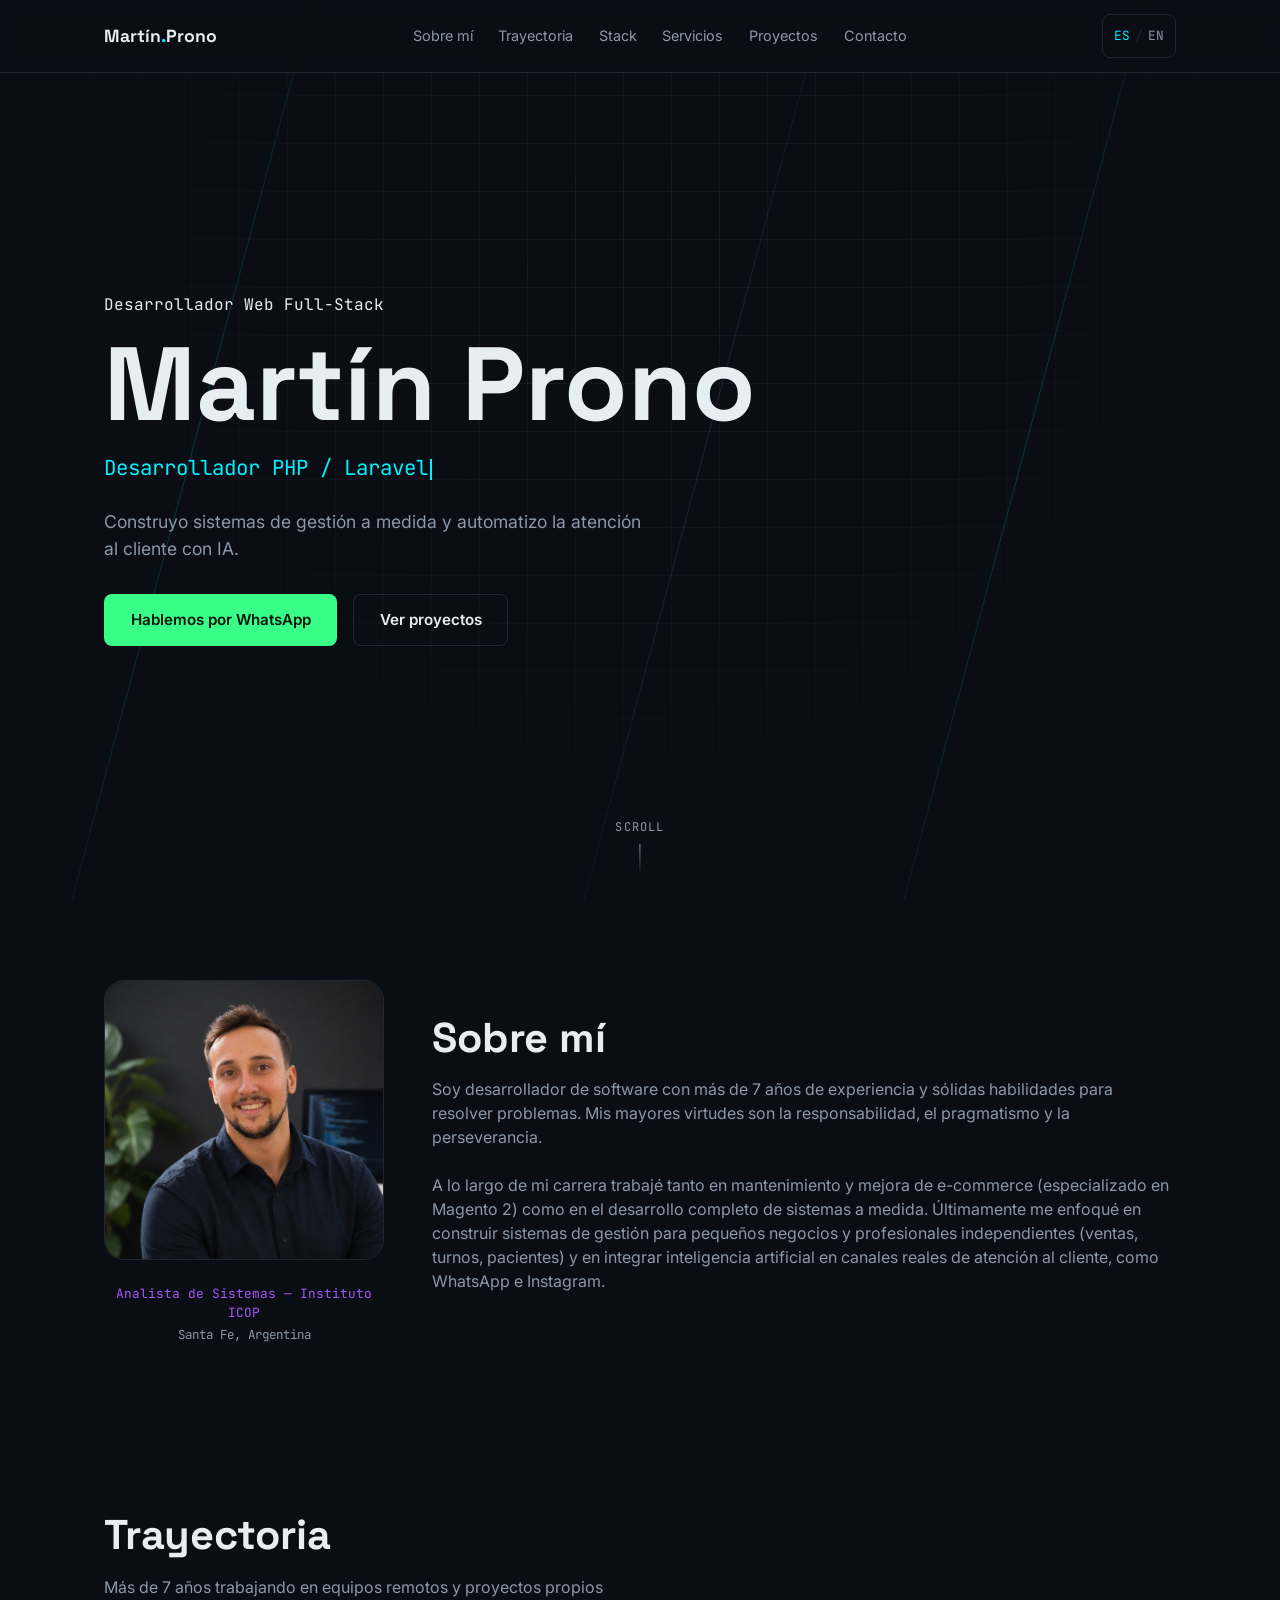
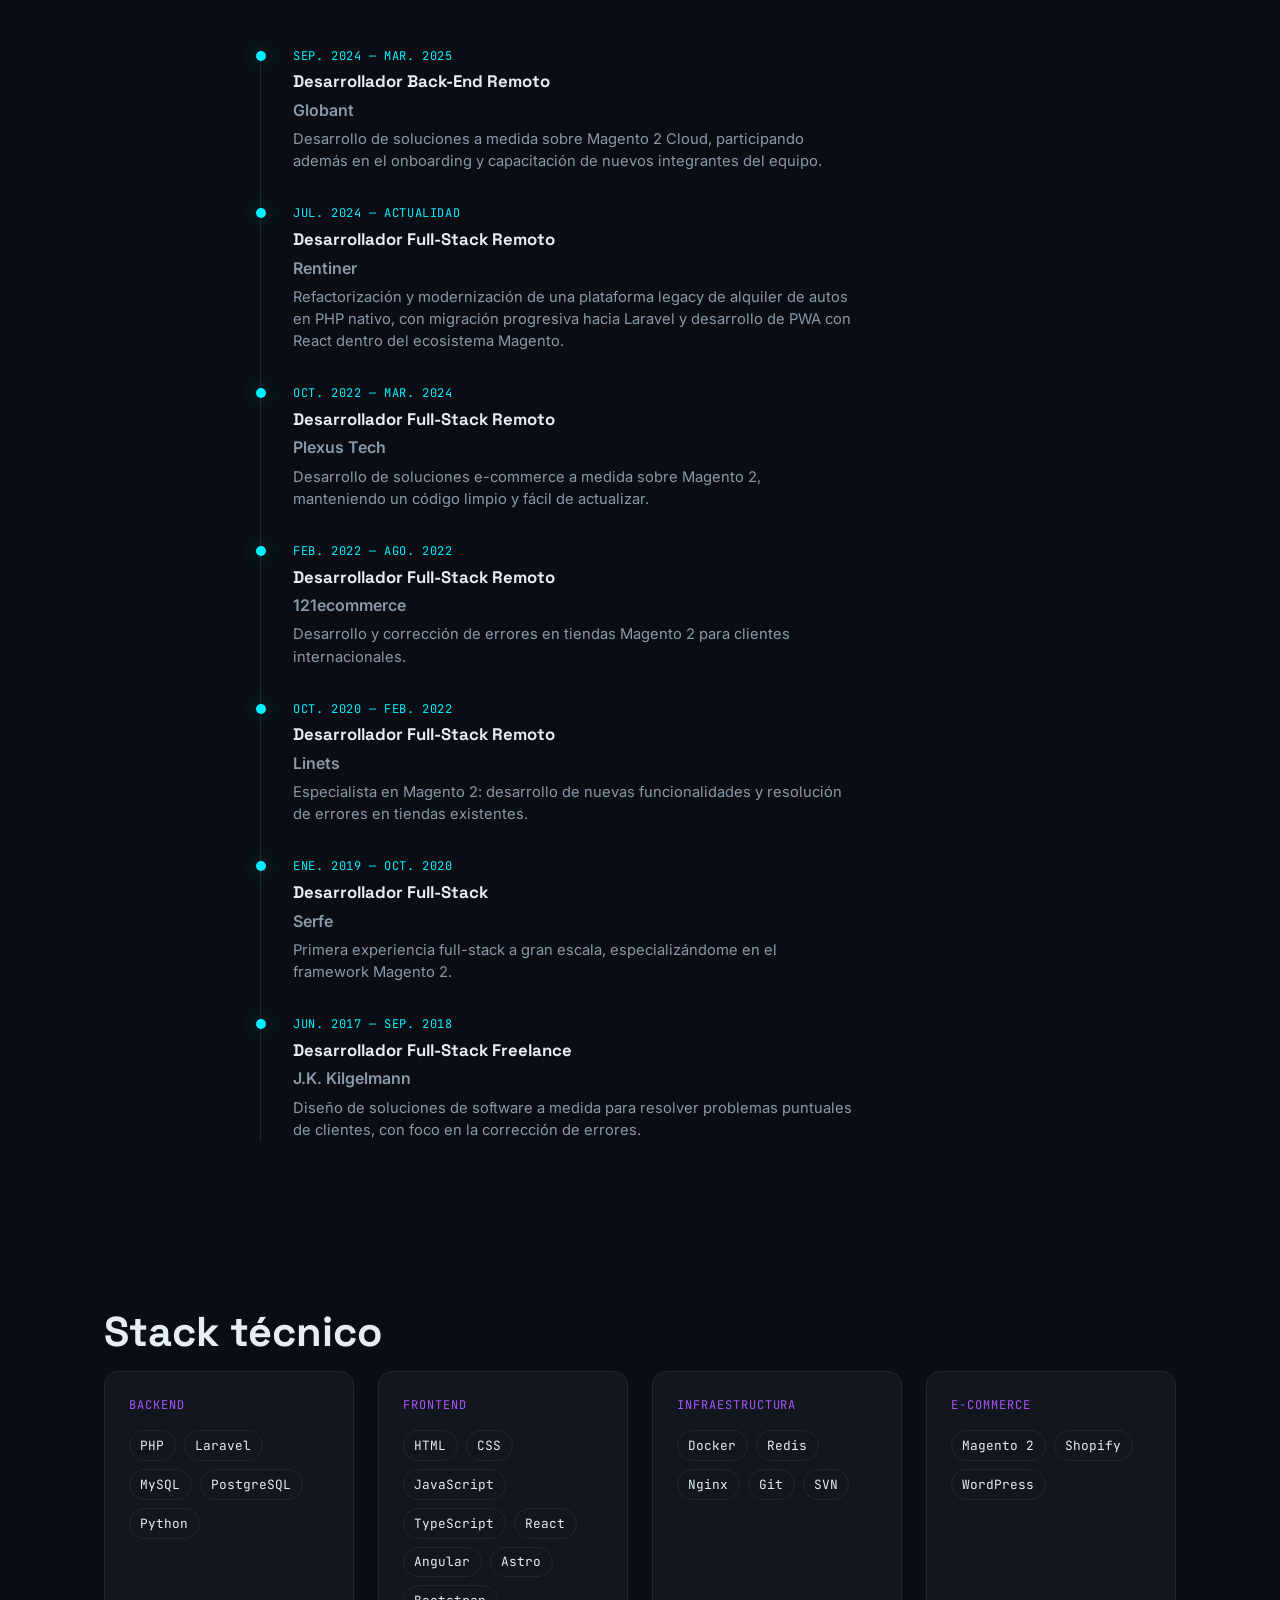
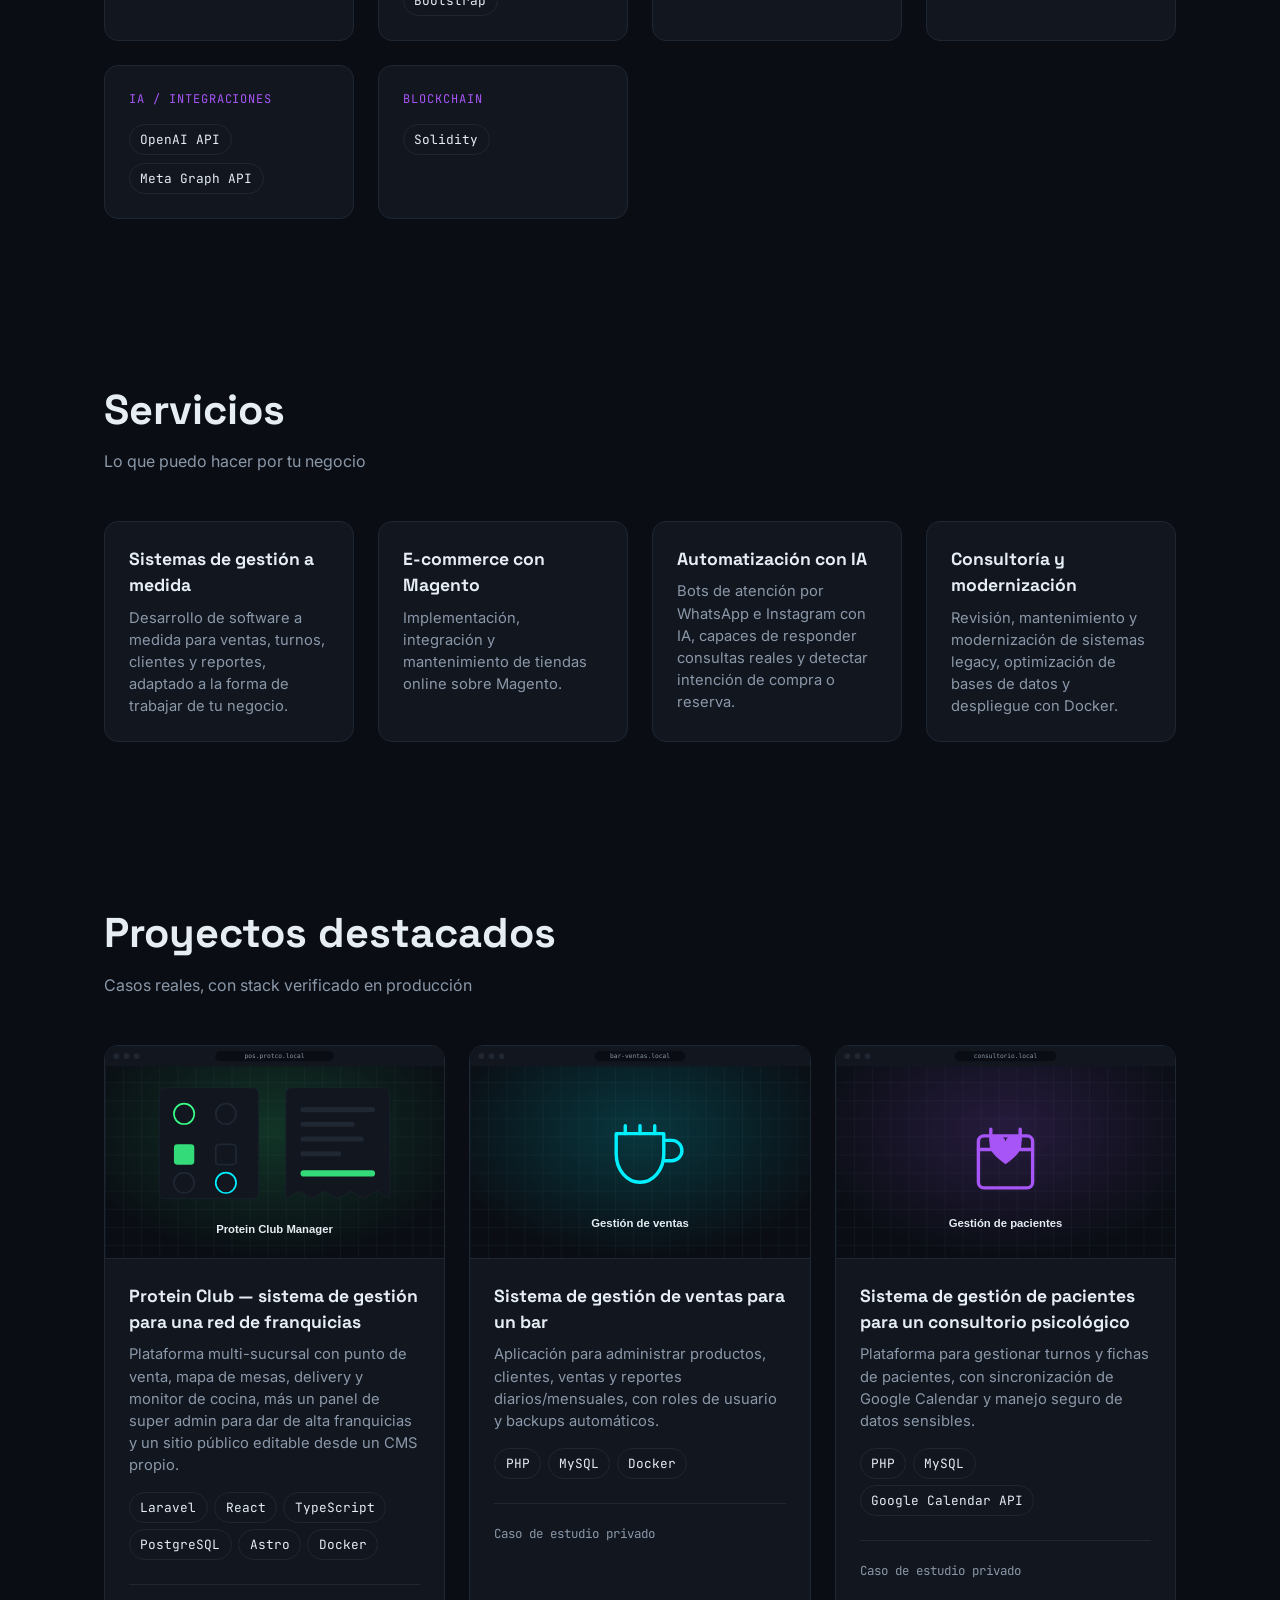
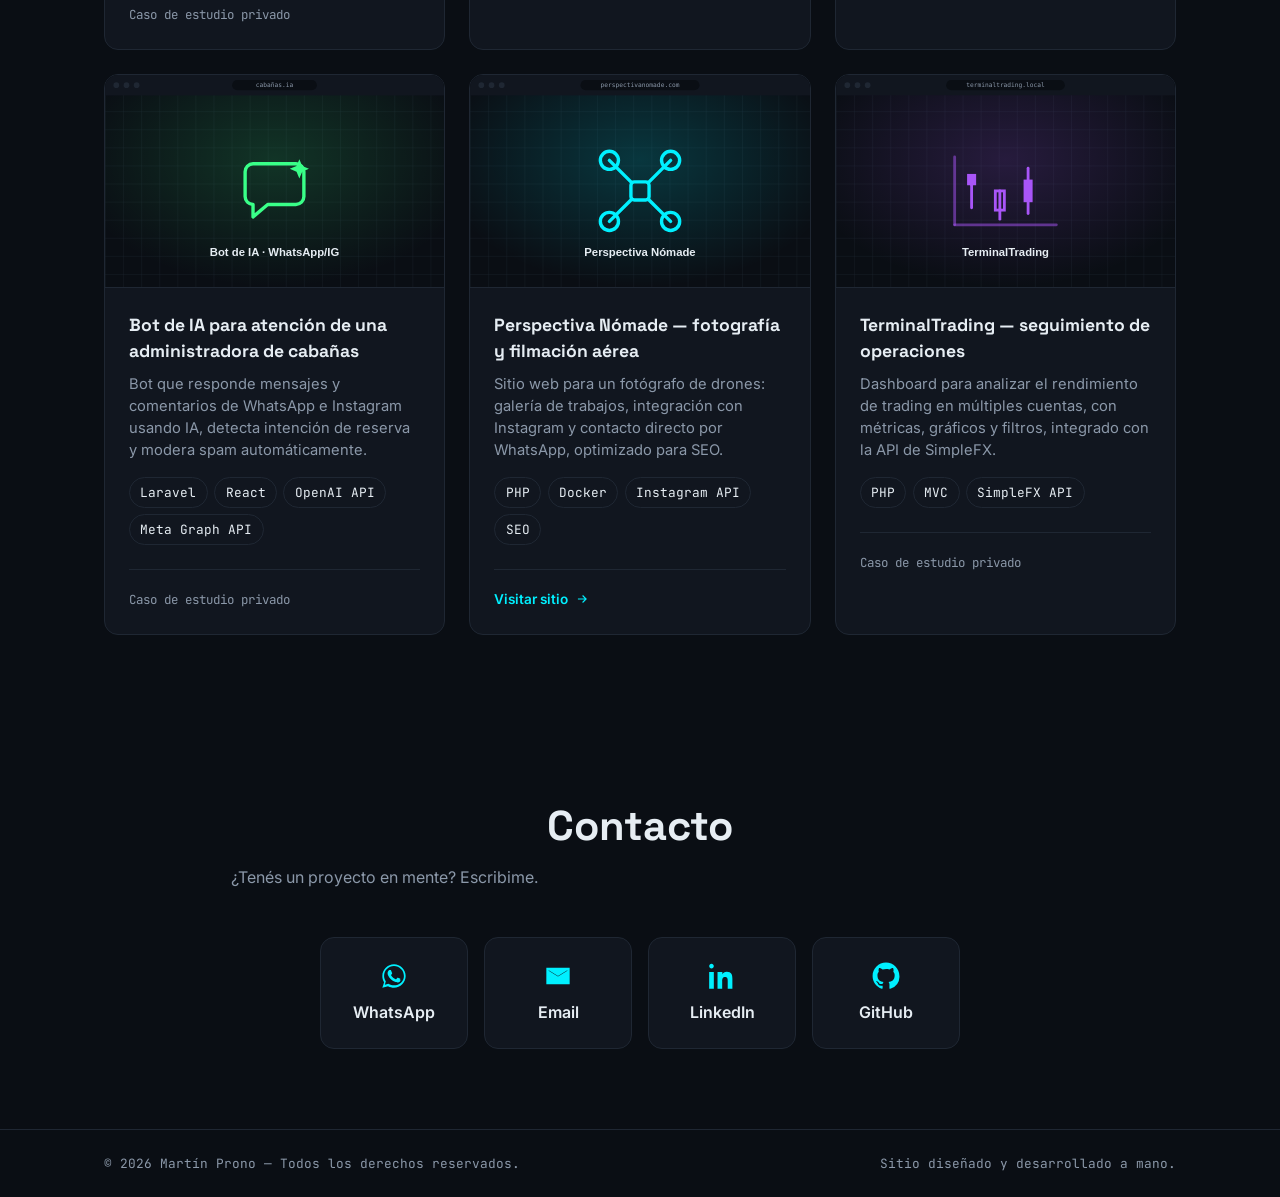
<file: index.html>
<!DOCTYPE html>
<html lang="es">
<head>
  <meta charset="UTF-8">
  <meta name="viewport" content="width=device-width, initial-scale=1.0">
  <title>Martín Prono — Desarrollador Web Full-Stack</title>
  <meta name="description" content="Desarrollador web full-stack con +7 años de experiencia, disponible para proyectos remotos. Sistemas a medida, Magento 2 e integración de IA en WhatsApp.">
  <meta name="author" content="Martín Prono">
  <meta name="google-site-verification" content="bNv8YLUwAnmZyDYY5EwArwcBoMbVCLmdV4iOkwH_W68">
  <meta name="color-scheme" content="dark">
  <meta name="theme-color" content="#0a0e14">
  <link rel="canonical" href="https://martinprono.pages.dev/">
  <link rel="alternate" hreflang="es" href="https://martinprono.pages.dev/">
  <link rel="alternate" hreflang="en" href="https://martinprono.pages.dev/en/">
  <link rel="alternate" hreflang="x-default" href="https://martinprono.pages.dev/">

  <!-- Marca que hay JS ANTES de pintar. Las animaciones de scroll (.reveal) arrancan en
       opacity:0 y solo se muestran vía IntersectionObserver; sin esta clase, un crawler
       o un navegador sin JS vería títulos y textos ocultos. Ver .js .reveal en effects.css -->
  <script>document.documentElement.classList.add('js');</script>
  <link rel="icon" type="image/svg+xml" href="/assets/img/favicon/favicon.svg">

  <!-- Open Graph: lo que usan LinkedIn/Facebook/WhatsApp para armar la preview del link -->
  <meta property="og:type" content="website">
  <meta property="og:url" content="https://martinprono.pages.dev/">
  <meta property="og:site_name" content="Martín Prono — Portfolio">
  <meta property="og:locale" content="es_AR">
  <meta property="og:locale:alternate" content="en_US">
  <meta property="og:title" content="Martín Prono — Desarrollador Web Full-Stack">
  <meta property="og:description" content="Desarrollador web full-stack con +7 años de experiencia, disponible para proyectos remotos. Sistemas a medida, Magento 2 e integración de IA en WhatsApp.">
  <meta property="og:image" content="https://martinprono.pages.dev/assets/img/og/og-image.jpg">
  <meta property="og:image:width" content="1200">
  <meta property="og:image:height" content="630">
  <meta property="article:author" content="Martín Prono">
  <meta property="article:published_time" content="2026-06-26T00:00:00-03:00">

  <!-- Twitter Card (mismo contenido, algunos crawlers lo usan como fallback) -->
  <meta name="twitter:card" content="summary_large_image">
  <meta name="twitter:title" content="Martín Prono — Desarrollador Web Full-Stack">
  <meta name="twitter:description" content="Desarrollador web full-stack con +7 años de experiencia, disponible para proyectos remotos. Sistemas a medida, Magento 2 e integración de IA en WhatsApp.">
  <meta name="twitter:image" content="https://martinprono.pages.dev/assets/img/og/og-image.jpg">

  <!-- Grafo de datos estructurados. ProfilePage es el tipo que Google define para perfiles
       de una persona; el Person con @id es la entidad que consumen buscadores y asistentes
       de IA para responder "¿quién es / a quién me recomendás para X?". -->
  <script type="application/ld+json">
    {
      "@context": "https://schema.org",
      "@graph": [
        {
          "@type": "ProfilePage",
          "@id": "https://martinprono.pages.dev/#profilepage",
          "url": "https://martinprono.pages.dev/",
          "name": "Martín Prono — Desarrollador Web Full-Stack",
          "inLanguage": "es-AR",
          "dateCreated": "2026-06-26",
          "dateModified": "2026-08-20",
          "mainEntity": {
            "@id": "https://martinprono.pages.dev/#martin"
          }
        },
        {
          "@type": "Person",
          "@id": "https://martinprono.pages.dev/#martin",
          "name": "Martín Prono",
          "givenName": "Martín",
          "familyName": "Prono",
          "jobTitle": "Desarrollador Web Full-Stack",
          "description": "Desarrollador web full-stack con +7 años de experiencia, disponible para proyectos remotos. Sistemas a medida, Magento 2 e integración de IA en WhatsApp.",
          "url": "https://martinprono.pages.dev/",
          "image": "https://martinprono.pages.dev/assets/img/profile/yo.jpeg",
          "email": "mailto:martinpro_95@hotmail.com",
          "telephone": "+5493425148399",
          "address": {
            "@type": "PostalAddress",
            "addressLocality": "Santa Fe",
            "addressRegion": "Santa Fe",
            "addressCountry": "AR"
          },
          "workLocation": {
            "@type": "Place",
            "name": "Remoto (clientes de todo el mundo)"
          },
          "alumniOf": {
            "@type": "EducationalOrganization",
            "name": "Instituto ICOP"
          },
          "hasOccupation": {
            "@type": "Occupation",
            "name": "Desarrollador Web Full-Stack",
            "occupationalCategory": "15-1254.00",
            "skills": "PHP, Laravel, MySQL, PostgreSQL, Python, HTML, CSS, JavaScript, TypeScript, React, Angular, Astro, Bootstrap, Docker, Redis, Nginx, Git, SVN, Magento 2, Shopify, WordPress, OpenAI API, Meta Graph API, Solidity"
          },
          "knowsLanguage": [
            {
              "@type": "Language",
              "name": "Spanish",
              "alternateName": "es"
            },
            {
              "@type": "Language",
              "name": "English",
              "alternateName": "en"
            }
          ],
          "knowsAbout": [
            "PHP",
            "Laravel",
            "MySQL",
            "PostgreSQL",
            "Python",
            "HTML",
            "CSS",
            "JavaScript",
            "TypeScript",
            "React",
            "Angular",
            "Astro",
            "Bootstrap",
            "Docker",
            "Redis",
            "Nginx",
            "Git",
            "SVN",
            "Magento 2",
            "Shopify",
            "WordPress",
            "OpenAI API",
            "Meta Graph API",
            "Solidity",
            "Sistemas de gestión a medida",
            "E-commerce con Magento",
            "Automatización con IA",
            "Consultoría y modernización"
          ],
          "sameAs": [
            "https://www.linkedin.com/in/mart%C3%ADn-prono-703930127",
            "https://github.com/TinchoSabalero"
          ],
          "worksFor": {
            "@id": "https://martinprono.pages.dev/#servicio"
          }
        },
        {
          "@type": "ProfessionalService",
          "@id": "https://martinprono.pages.dev/#servicio",
          "name": "Martín Prono — Full-Stack Web Development",
          "description": "Lo que puedo hacer por tu negocio",
          "url": "https://martinprono.pages.dev/",
          "image": "https://martinprono.pages.dev/assets/img/og/og-image.jpg",
          "priceRange": "$$",
          "address": {
            "@type": "PostalAddress",
            "addressLocality": "Santa Fe",
            "addressRegion": "Santa Fe",
            "addressCountry": "AR"
          },
          "availableLanguage": [
            "es",
            "en"
          ],
          "areaServed": {
            "@type": "Place",
            "name": "Worldwide"
          },
          "founder": {
            "@id": "https://martinprono.pages.dev/#martin"
          },
          "hasOfferCatalog": {
            "@type": "OfferCatalog",
            "name": "Servicios",
            "itemListElement": [
              {
                "@type": "Offer",
                "itemOffered": {
                  "@type": "Service",
                  "name": "Sistemas de gestión a medida",
                  "description": "Desarrollo de software a medida para ventas, turnos, clientes y reportes, adaptado a la forma de trabajar de tu negocio."
                }
              },
              {
                "@type": "Offer",
                "itemOffered": {
                  "@type": "Service",
                  "name": "E-commerce con Magento",
                  "description": "Implementación, integración y mantenimiento de tiendas online sobre Magento."
                }
              },
              {
                "@type": "Offer",
                "itemOffered": {
                  "@type": "Service",
                  "name": "Automatización con IA",
                  "description": "Bots de atención por WhatsApp e Instagram con IA, capaces de responder consultas reales y detectar intención de compra o reserva."
                }
              },
              {
                "@type": "Offer",
                "itemOffered": {
                  "@type": "Service",
                  "name": "Consultoría y modernización",
                  "description": "Revisión, mantenimiento y modernización de sistemas legacy, optimización de bases de datos y despliegue con Docker."
                }
              }
            ]
          }
        }
      ]
    }
  </script>

  <link rel="preconnect" href="https://fonts.googleapis.com">
  <link rel="preconnect" href="https://fonts.gstatic.com" crossorigin>
  <link href="https://fonts.googleapis.com/css2?family=Space+Grotesk:wght@500;700&family=Inter:wght@400;600&family=JetBrains+Mono:wght@400;500&display=swap" rel="stylesheet">

  <link rel="stylesheet" href="/assets/css/reset.css">
  <link rel="stylesheet" href="/assets/css/tokens.css">
  <link rel="stylesheet" href="/assets/css/layout.css">
  <link rel="stylesheet" href="/assets/css/components.css">
  <link rel="stylesheet" href="/assets/css/effects.css">
</head>
<body>

  <header class="nav" id="nav">
    <div class="nav__inner container">
      <a href="#hero" class="nav__brand">Martín<span class="nav__brand-dot">.</span>Prono</a>

      <nav class="nav__links" id="nav-links">
        <a href="#about">Sobre mí</a>
        <a href="#experience">Trayectoria</a>
        <a href="#stack">Stack</a>
        <a href="#services">Servicios</a>
        <a href="#projects">Proyectos</a>
        <a href="#contact">Contacto</a>
      </nav>

      <div class="nav__actions">
        <!-- Link real a la otra versión del sitio (no un toggle por JS): así Google
             descubre e indexa ambos idiomas. Ver hreflang más arriba. -->
        <a href="/en/" class="lang-toggle" aria-label="Cambiar idioma a inglés" hreflang="en"><span class="lang-toggle__opt is-active">ES</span><span class="lang-toggle__sep">/</span><span class="lang-toggle__opt">EN</span></a>
        <button id="nav-burger" class="nav__burger" type="button" aria-label="Abrir menú" aria-expanded="false" aria-controls="nav-links">
          <span></span><span></span><span></span>
        </button>
      </div>
    </div>
  </header>

  <main>
    <!-- HERO -->
    <section id="hero" class="hero">
      <div class="hero__bg" aria-hidden="true">
        <div class="hero__grid"></div>
        <span class="hero__line hero__line--1"></span>
        <span class="hero__line hero__line--2"></span>
        <span class="hero__line hero__line--3"></span>
      </div>

      <div class="container hero__content">
        <!-- El rol va DENTRO del h1: es el encabezado principal que leen Google y los
             asistentes de IA, y "Martín Prono" solo no dice a qué se dedica. -->
        <h1 class="hero__title">
          <span class="hero__kicker mono">Desarrollador Web Full-Stack</span>
          <span class="hero__name">Martín Prono</span>
        </h1>
        <p class="hero__typing mono">
          <span id="typing-text" data-typing="[&quot;Desarrollador PHP / Laravel&quot;,&quot;Integrador de IA en WhatsApp / Instagram&quot;,&quot;+7 años de experiencia&quot;]">Desarrollador PHP / Laravel</span><span class="hero__cursor" aria-hidden="true"></span>
        </p>
        <p class="hero__tagline">Construyo sistemas de gestión a medida y automatizo la atención al cliente con IA.</p>

        <div class="hero__cta">
          <a href="https://wa.me/5493425148399?text=%C2%A1Hola%20Mart%C3%ADn!%20Vi%20tu%20portfolio%20y%20me%20gustar%C3%ADa%20contarte%20sobre%20un%20proyecto." class="btn btn--primary" target="_blank" rel="noopener">Hablemos por WhatsApp</a>
          <a href="#projects" class="btn btn--ghost">Ver proyectos</a>
        </div>
      </div>

      <a href="#about" class="hero__scroll mono" aria-hidden="true">
        <span>Scroll</span>
        <span class="hero__scroll-line"></span>
      </a>
    </section>

    <!-- ABOUT -->
    <section id="about" class="section about">
      <div class="container about__grid">
        <div class="about__photo-wrap reveal">
          <div class="about__photo">
            <img src="/assets/img/profile/yo.jpeg" alt="Foto de perfil de Martín Prono, desarrollador web full-stack" loading="lazy" width="480" height="480">
          </div>
          <p class="about__credential mono">Analista de Sistemas — Instituto ICOP</p>
          <p class="about__location mono">Santa Fe, Argentina</p>
        </div>

        <div class="about__text reveal">
          <h2 class="section__title">Sobre mí</h2>
          <p>Soy desarrollador de software con más de 7 años de experiencia y sólidas habilidades para resolver problemas. Mis mayores virtudes son la responsabilidad, el pragmatismo y la perseverancia.</p>
          <p>A lo largo de mi carrera trabajé tanto en mantenimiento y mejora de e-commerce (especializado en Magento 2) como en el desarrollo completo de sistemas a medida. Últimamente me enfoqué en construir sistemas de gestión para pequeños negocios y profesionales independientes (ventas, turnos, pacientes) y en integrar inteligencia artificial en canales reales de atención al cliente, como WhatsApp e Instagram.</p>
        </div>
      </div>
    </section>

    <!-- EXPERIENCE -->
    <section id="experience" class="section experience">
      <div class="container">
        <h2 class="section__title reveal">Trayectoria</h2>
        <p class="section__subtitle reveal">Más de 7 años trabajando en equipos remotos y proyectos propios</p>

        <div class="experience__timeline">
          <div class="experience__item reveal">
            <p class="experience__period">sep. 2024 — mar. 2025</p>
            <h3 class="experience__role">Desarrollador Back-End Remoto</h3>
            <p class="experience__company">Globant</p>
            <p class="experience__desc">Desarrollo de soluciones a medida sobre Magento 2 Cloud, participando además en el onboarding y capacitación de nuevos integrantes del equipo.</p>
          </div>
          <div class="experience__item reveal">
            <p class="experience__period">jul. 2024 — actualidad</p>
            <h3 class="experience__role">Desarrollador Full-Stack Remoto</h3>
            <p class="experience__company">Rentiner</p>
            <p class="experience__desc">Refactorización y modernización de una plataforma legacy de alquiler de autos en PHP nativo, con migración progresiva hacia Laravel y desarrollo de PWA con React dentro del ecosistema Magento.</p>
          </div>
          <div class="experience__item reveal">
            <p class="experience__period">oct. 2022 — mar. 2024</p>
            <h3 class="experience__role">Desarrollador Full-Stack Remoto</h3>
            <p class="experience__company">Plexus Tech</p>
            <p class="experience__desc">Desarrollo de soluciones e-commerce a medida sobre Magento 2, manteniendo un código limpio y fácil de actualizar.</p>
          </div>
          <div class="experience__item reveal">
            <p class="experience__period">feb. 2022 — ago. 2022</p>
            <h3 class="experience__role">Desarrollador Full-Stack Remoto</h3>
            <p class="experience__company">121ecommerce</p>
            <p class="experience__desc">Desarrollo y corrección de errores en tiendas Magento 2 para clientes internacionales.</p>
          </div>
          <div class="experience__item reveal">
            <p class="experience__period">oct. 2020 — feb. 2022</p>
            <h3 class="experience__role">Desarrollador Full-Stack Remoto</h3>
            <p class="experience__company">Linets</p>
            <p class="experience__desc">Especialista en Magento 2: desarrollo de nuevas funcionalidades y resolución de errores en tiendas existentes.</p>
          </div>
          <div class="experience__item reveal">
            <p class="experience__period">ene. 2019 — oct. 2020</p>
            <h3 class="experience__role">Desarrollador Full-Stack</h3>
            <p class="experience__company">Serfe</p>
            <p class="experience__desc">Primera experiencia full-stack a gran escala, especializándome en el framework Magento 2.</p>
          </div>
          <div class="experience__item reveal">
            <p class="experience__period">jun. 2017 — sep. 2018</p>
            <h3 class="experience__role">Desarrollador Full-Stack Freelance</h3>
            <p class="experience__company">J.K. Kilgelmann</p>
            <p class="experience__desc">Diseño de soluciones de software a medida para resolver problemas puntuales de clientes, con foco en la corrección de errores.</p>
          </div>
        </div>
      </div>
    </section>

    <!-- STACK -->
    <section id="stack" class="section stack">
      <div class="container">
        <h2 class="section__title reveal">Stack técnico</h2>

        <div class="stack__grid">
          <div class="card reveal">
            <p class="stack-card__category mono">Backend</p>
            <div class="stack-card__tags"><span class="tag">PHP</span><span class="tag">Laravel</span><span class="tag">MySQL</span><span class="tag">PostgreSQL</span><span class="tag">Python</span></div>
          </div>
          <div class="card reveal">
            <p class="stack-card__category mono">Frontend</p>
            <div class="stack-card__tags"><span class="tag">HTML</span><span class="tag">CSS</span><span class="tag">JavaScript</span><span class="tag">TypeScript</span><span class="tag">React</span><span class="tag">Angular</span><span class="tag">Astro</span><span class="tag">Bootstrap</span></div>
          </div>
          <div class="card reveal">
            <p class="stack-card__category mono">Infraestructura</p>
            <div class="stack-card__tags"><span class="tag">Docker</span><span class="tag">Redis</span><span class="tag">Nginx</span><span class="tag">Git</span><span class="tag">SVN</span></div>
          </div>
          <div class="card reveal">
            <p class="stack-card__category mono">E-commerce</p>
            <div class="stack-card__tags"><span class="tag">Magento 2</span><span class="tag">Shopify</span><span class="tag">WordPress</span></div>
          </div>
          <div class="card reveal">
            <p class="stack-card__category mono">IA / Integraciones</p>
            <div class="stack-card__tags"><span class="tag">OpenAI API</span><span class="tag">Meta Graph API</span></div>
          </div>
          <div class="card reveal">
            <p class="stack-card__category mono">Blockchain</p>
            <div class="stack-card__tags"><span class="tag">Solidity</span></div>
          </div>
        </div>
      </div>
    </section>

    <!-- SERVICES -->
    <section id="services" class="section services">
      <div class="container">
        <h2 class="section__title reveal">Servicios</h2>
        <p class="section__subtitle reveal">Lo que puedo hacer por tu negocio</p>

        <div class="services__grid">
          <div class="card reveal">
            <h3 class="card__title">Sistemas de gestión a medida</h3>
            <p class="card__desc">Desarrollo de software a medida para ventas, turnos, clientes y reportes, adaptado a la forma de trabajar de tu negocio.</p>
          </div>
          <div class="card reveal">
            <h3 class="card__title">E-commerce con Magento</h3>
            <p class="card__desc">Implementación, integración y mantenimiento de tiendas online sobre Magento.</p>
          </div>
          <div class="card reveal">
            <h3 class="card__title">Automatización con IA</h3>
            <p class="card__desc">Bots de atención por WhatsApp e Instagram con IA, capaces de responder consultas reales y detectar intención de compra o reserva.</p>
          </div>
          <div class="card reveal">
            <h3 class="card__title">Consultoría y modernización</h3>
            <p class="card__desc">Revisión, mantenimiento y modernización de sistemas legacy, optimización de bases de datos y despliegue con Docker.</p>
          </div>
        </div>
      </div>
    </section>

    <!-- PROJECTS -->
    <section id="projects" class="section projects">
      <div class="container">
        <h2 class="section__title reveal">Proyectos destacados</h2>
        <p class="section__subtitle reveal">Casos reales, con stack verificado en producción</p>

        <div class="projects__grid">
          <div class="project-card reveal">
            <div class="project-card__media"><img src="/assets/img/projects/protco.svg" alt="Protein Club — sistema de gestión para una red de franquicias" loading="lazy" width="800" height="450"></div>
            <div class="project-card__body">
              <h3 class="card__title">Protein Club — sistema de gestión para una red de franquicias</h3>
              <p class="card__desc">Plataforma multi-sucursal con punto de venta, mapa de mesas, delivery y monitor de cocina, más un panel de super admin para dar de alta franquicias y un sitio público editable desde un CMS propio.</p>
              <div class="project-card__stack"><span class="tag">Laravel</span><span class="tag">React</span><span class="tag">TypeScript</span><span class="tag">PostgreSQL</span><span class="tag">Astro</span><span class="tag">Docker</span></div>
              <div class="project-card__footer"><span class="project-card__case-label">Caso de estudio privado</span></div>
            </div>
          </div>
          <div class="project-card reveal">
            <div class="project-card__media"><img src="/assets/img/projects/bar.svg" alt="Sistema de gestión de ventas para un bar" loading="lazy" width="800" height="450"></div>
            <div class="project-card__body">
              <h3 class="card__title">Sistema de gestión de ventas para un bar</h3>
              <p class="card__desc">Aplicación para administrar productos, clientes, ventas y reportes diarios/mensuales, con roles de usuario y backups automáticos.</p>
              <div class="project-card__stack"><span class="tag">PHP</span><span class="tag">MySQL</span><span class="tag">Docker</span></div>
              <div class="project-card__footer"><span class="project-card__case-label">Caso de estudio privado</span></div>
            </div>
          </div>
          <div class="project-card reveal">
            <div class="project-card__media"><img src="/assets/img/projects/psi.svg" alt="Sistema de gestión de pacientes para un consultorio psicológico" loading="lazy" width="800" height="450"></div>
            <div class="project-card__body">
              <h3 class="card__title">Sistema de gestión de pacientes para un consultorio psicológico</h3>
              <p class="card__desc">Plataforma para gestionar turnos y fichas de pacientes, con sincronización de Google Calendar y manejo seguro de datos sensibles.</p>
              <div class="project-card__stack"><span class="tag">PHP</span><span class="tag">MySQL</span><span class="tag">Google Calendar API</span></div>
              <div class="project-card__footer"><span class="project-card__case-label">Caso de estudio privado</span></div>
            </div>
          </div>
          <div class="project-card reveal">
            <div class="project-card__media"><img src="/assets/img/projects/casasinti.svg" alt="Bot de IA para atención de una administradora de cabañas" loading="lazy" width="800" height="450"></div>
            <div class="project-card__body">
              <h3 class="card__title">Bot de IA para atención de una administradora de cabañas</h3>
              <p class="card__desc">Bot que responde mensajes y comentarios de WhatsApp e Instagram usando IA, detecta intención de reserva y modera spam automáticamente.</p>
              <div class="project-card__stack"><span class="tag">Laravel</span><span class="tag">React</span><span class="tag">OpenAI API</span><span class="tag">Meta Graph API</span></div>
              <div class="project-card__footer"><span class="project-card__case-label">Caso de estudio privado</span></div>
            </div>
          </div>
          <div class="project-card reveal">
            <div class="project-card__media"><img src="/assets/img/projects/nomade.svg" alt="Perspectiva Nómade — fotografía y filmación aérea" loading="lazy" width="800" height="450"></div>
            <div class="project-card__body">
              <h3 class="card__title">Perspectiva Nómade — fotografía y filmación aérea</h3>
              <p class="card__desc">Sitio web para un fotógrafo de drones: galería de trabajos, integración con Instagram y contacto directo por WhatsApp, optimizado para SEO.</p>
              <div class="project-card__stack"><span class="tag">PHP</span><span class="tag">Docker</span><span class="tag">Instagram API</span><span class="tag">SEO</span></div>
              <div class="project-card__footer"><a class="project-card__link" href="https://perspectivanomade.lovestoblog.com" target="_blank" rel="noopener">Visitar sitio <svg viewBox="0 0 24 24" fill="none" stroke="currentColor" stroke-width="2"><path d="M5 12h14M13 6l6 6-6 6"/></svg></a></div>
            </div>
          </div>
          <div class="project-card reveal">
            <div class="project-card__media"><img src="/assets/img/projects/terminal.svg" alt="TerminalTrading — seguimiento de operaciones" loading="lazy" width="800" height="450"></div>
            <div class="project-card__body">
              <h3 class="card__title">TerminalTrading — seguimiento de operaciones</h3>
              <p class="card__desc">Dashboard para analizar el rendimiento de trading en múltiples cuentas, con métricas, gráficos y filtros, integrado con la API de SimpleFX.</p>
              <div class="project-card__stack"><span class="tag">PHP</span><span class="tag">MVC</span><span class="tag">SimpleFX API</span></div>
              <div class="project-card__footer"><span class="project-card__case-label">Caso de estudio privado</span></div>
            </div>
          </div>
        </div>
      </div>
    </section>

    <!-- CONTACT -->
    <section id="contact" class="section contact">
      <div class="container contact__inner">
        <h2 class="section__title reveal">Contacto</h2>
        <p class="section__subtitle reveal">¿Tenés un proyecto en mente? Escribime.</p>

        <div class="contact__grid reveal">
          <a class="contact__card" href="https://wa.me/5493425148399?text=%C2%A1Hola%20Mart%C3%ADn!%20Vi%20tu%20portfolio%20y%20me%20gustar%C3%ADa%20contarte%20sobre%20un%20proyecto." target="_blank" rel="noopener" aria-label="Escribirme por WhatsApp">
            <span class="contact__icon" aria-hidden="true">
              <svg viewBox="0 0 24 24" fill="currentColor"><path d="M17.5 14.4c-.3-.1-1.7-.8-2-.9-.3-.1-.5-.1-.6.1-.2.3-.7.9-.9 1-.2.2-.3.2-.6.1-1.6-.8-2.7-1.4-3.8-3.2-.3-.5.3-.5.8-1.6.1-.2 0-.4-.1-.6-.1-.1-.6-1.5-.8-2-.2-.5-.4-.4-.6-.4-.2 0-.4 0-.6 0-.2 0-.5.1-.8.4-.3.3-1 1-1 2.4s1 2.8 1.1 3c.1.2 1.9 3 4.7 4.1 2.8 1.1 2.8.7 3.3.7s1.6-.6 1.8-1.2c.2-.6.2-1.1.1-1.2-.1-.1-.3-.2-.6-.3z"/><path d="M12 2C6.5 2 2 6.5 2 12c0 1.9.5 3.7 1.5 5.3L2 22l4.9-1.3C8.4 21.5 10.2 22 12 22c5.5 0 10-4.5 10-10S17.5 2 12 2zm0 18c-1.6 0-3.2-.4-4.5-1.2l-.3-.2-3 .8.8-2.9-.2-.3C4 14.9 3.5 13.5 3.5 12 3.5 7.3 7.3 3.5 12 3.5S20.5 7.3 20.5 12 16.7 20 12 20z"/></svg>
            </span>
            <span>WhatsApp</span>
          </a>

          <a class="contact__card" href="mailto:martinpro_95@hotmail.com" aria-label="Enviarme un email">
            <span class="contact__icon" aria-hidden="true">
              <svg viewBox="0 0 24 24" fill="currentColor"><path d="M2 5h20v14H2V5zm2 2v.5l8 5 8-5V7l-8 5-8-5z"/></svg>
            </span>
            <span>Email</span>
          </a>

          <a class="contact__card" href="https://www.linkedin.com/in/mart%C3%ADn-prono-703930127" target="_blank" rel="noopener" aria-label="Ver mi perfil de LinkedIn">
            <span class="contact__icon" aria-hidden="true">
              <svg viewBox="0 0 24 24" fill="currentColor"><path d="M4.98 3.5C4.98 4.6 4.1 5.5 3 5.5s-1.98-.9-1.98-2S1.9 1.5 3 1.5s1.98.9 1.98 2zM1 8.5h4V23H1V8.5zM8.5 8.5h3.8v2h.05c.53-1 1.83-2.05 3.77-2.05 4.03 0 4.78 2.65 4.78 6.1V23h-4v-6.6c0-1.57-.03-3.6-2.2-3.6-2.2 0-2.54 1.72-2.54 3.49V23h-4V8.5z"/></svg>
            </span>
            <span>LinkedIn</span>
          </a>

          <a class="contact__card" href="https://github.com/TinchoSabalero" target="_blank" rel="noopener" aria-label="Ver mi perfil de GitHub">
            <span class="contact__icon" aria-hidden="true">
              <svg viewBox="0 0 24 24" fill="currentColor"><path d="M12 .5C5.65.5.5 5.65.5 12c0 5.09 3.29 9.4 7.86 10.93.57.1.78-.25.78-.55 0-.27-.01-1.17-.02-2.12-3.2.7-3.88-1.36-3.88-1.36-.53-1.34-1.29-1.7-1.29-1.7-1.05-.72.08-.71.08-.71 1.17.08 1.78 1.2 1.78 1.2 1.03 1.77 2.71 1.26 3.37.96.1-.75.4-1.26.73-1.55-2.55-.29-5.23-1.28-5.23-5.7 0-1.26.45-2.29 1.19-3.09-.12-.29-.52-1.46.11-3.05 0 0 .97-.31 3.18 1.18a11.1 11.1 0 0 1 2.9-.39c.98 0 1.97.13 2.9.39 2.2-1.49 3.17-1.18 3.17-1.18.63 1.59.23 2.76.11 3.05.74.8 1.19 1.83 1.19 3.09 0 4.43-2.69 5.4-5.25 5.69.41.36.78 1.06.78 2.15 0 1.55-.01 2.8-.01 3.18 0 .3.2.66.79.55A10.51 10.51 0 0 0 23.5 12c0-6.35-5.15-11.5-11.5-11.5z"/></svg>
            </span>
            <span>GitHub</span>
          </a>
        </div>
      </div>
    </section>
  </main>

  <footer class="footer">
    <div class="container footer__inner">
      <p class="mono">© <span id="footer-year">2026</span> Martín Prono — <span>Todos los derechos reservados.</span></p>
      <p class="mono footer__built">Sitio diseñado y desarrollado a mano.</p>
    </div>
  </footer>

  <!-- Botón flotante: fijo en pantalla, aparece al pasar el hero (que ya tiene su propio CTA grande) -->
  <a id="whatsapp-fab" class="whatsapp-fab" href="https://wa.me/5493425148399?text=%C2%A1Hola%20Mart%C3%ADn!%20Vi%20tu%20portfolio%20y%20me%20gustar%C3%ADa%20contarte%20sobre%20un%20proyecto." target="_blank" rel="noopener" aria-label="Escribirme por WhatsApp">
    <svg viewBox="0 0 24 24" fill="currentColor"><path d="M17.5 14.4c-.3-.1-1.7-.8-2-.9-.3-.1-.5-.1-.6.1-.2.3-.7.9-.9 1-.2.2-.3.2-.6.1-1.6-.8-2.7-1.4-3.8-3.2-.3-.5.3-.5.8-1.6.1-.2 0-.4-.1-.6-.1-.1-.6-1.5-.8-2-.2-.5-.4-.4-.6-.4-.2 0-.4 0-.6 0-.2 0-.5.1-.8.4-.3.3-1 1-1 2.4s1 2.8 1.1 3c.1.2 1.9 3 4.7 4.1 2.8 1.1 2.8.7 3.3.7s1.6-.6 1.8-1.2c.2-.6.2-1.1.1-1.2-.1-.1-.3-.2-.6-.3z"/><path d="M12 2C6.5 2 2 6.5 2 12c0 1.9.5 3.7 1.5 5.3L2 22l4.9-1.3C8.4 21.5 10.2 22 12 22c5.5 0 10-4.5 10-10S17.5 2 12 2zm0 18c-1.6 0-3.2-.4-4.5-1.2l-.3-.2-3 .8.8-2.9-.2-.3C4 14.9 3.5 13.5 3.5 12 3.5 7.3 7.3 3.5 12 3.5S20.5 7.3 20.5 12 16.7 20 12 20z"/></svg>
  </a>

  <script type="module" src="/assets/js/main.js"></script>
</body>
</html>
</file>
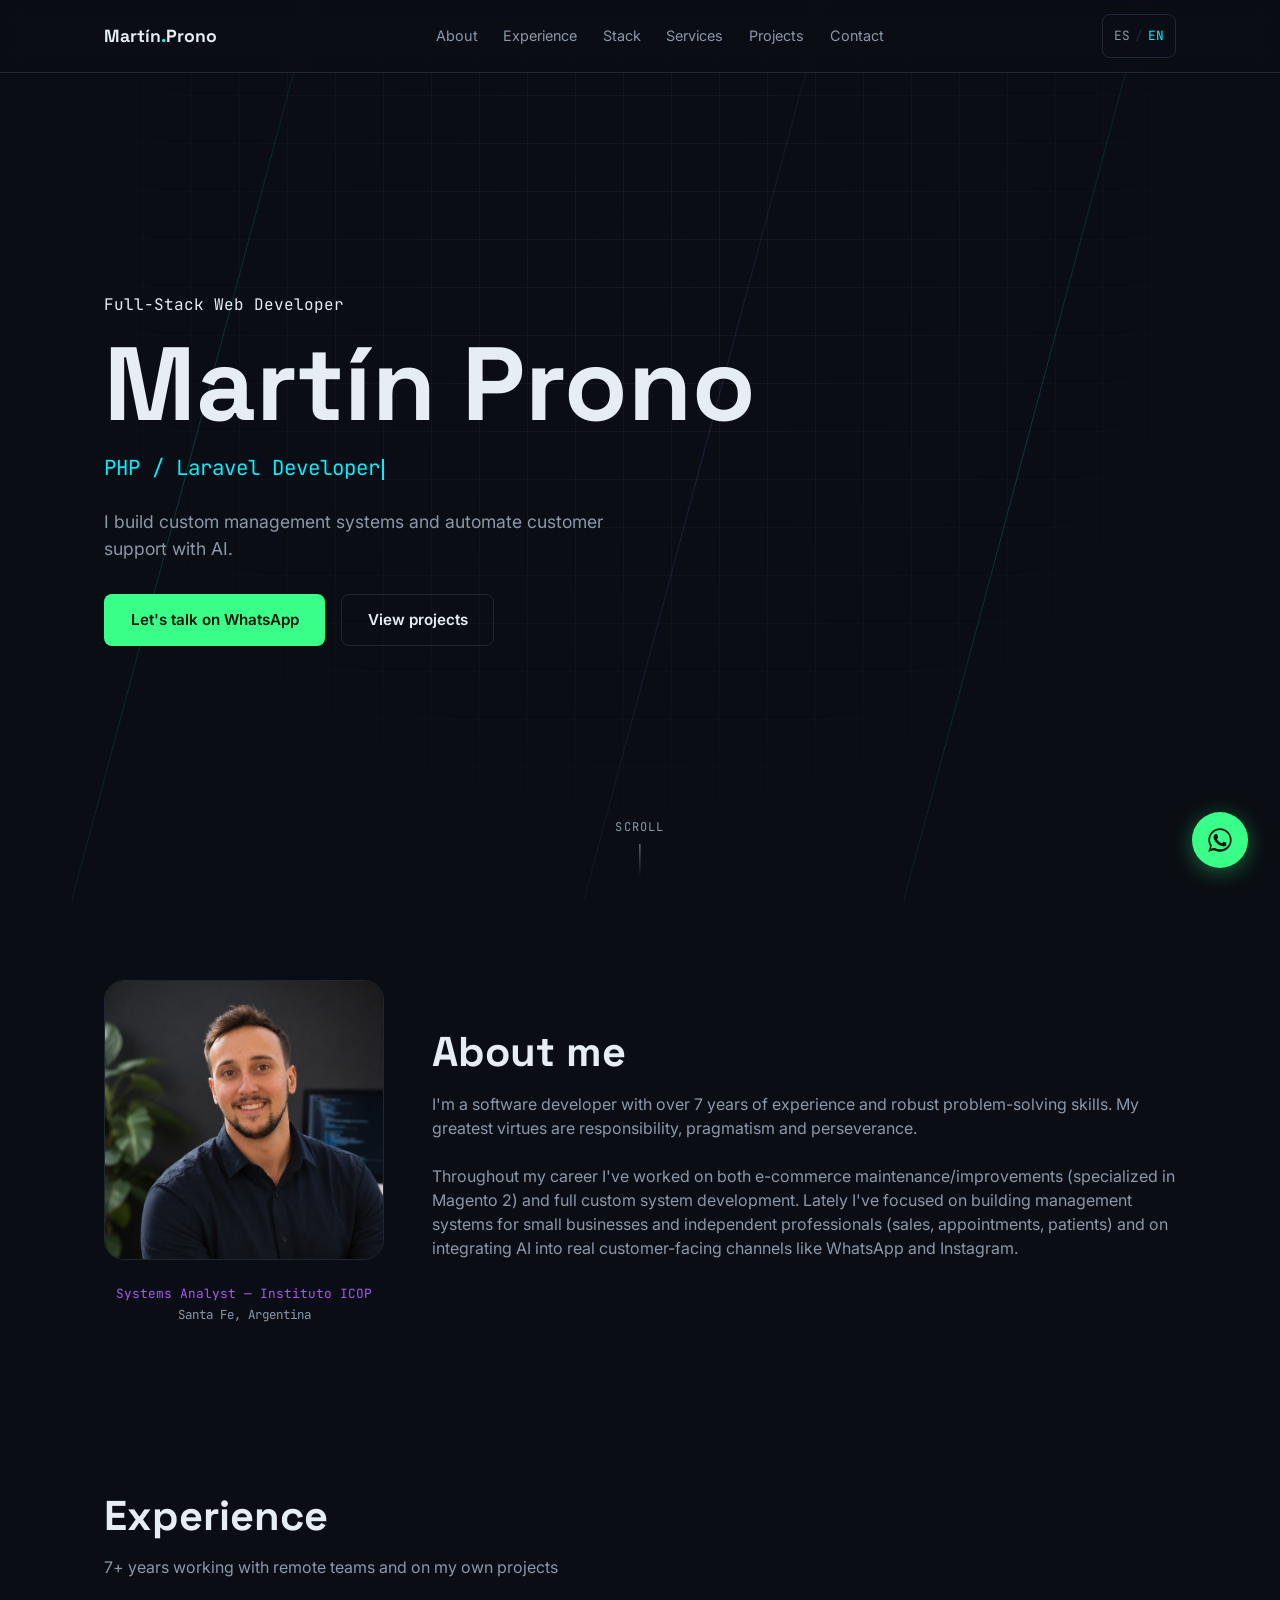
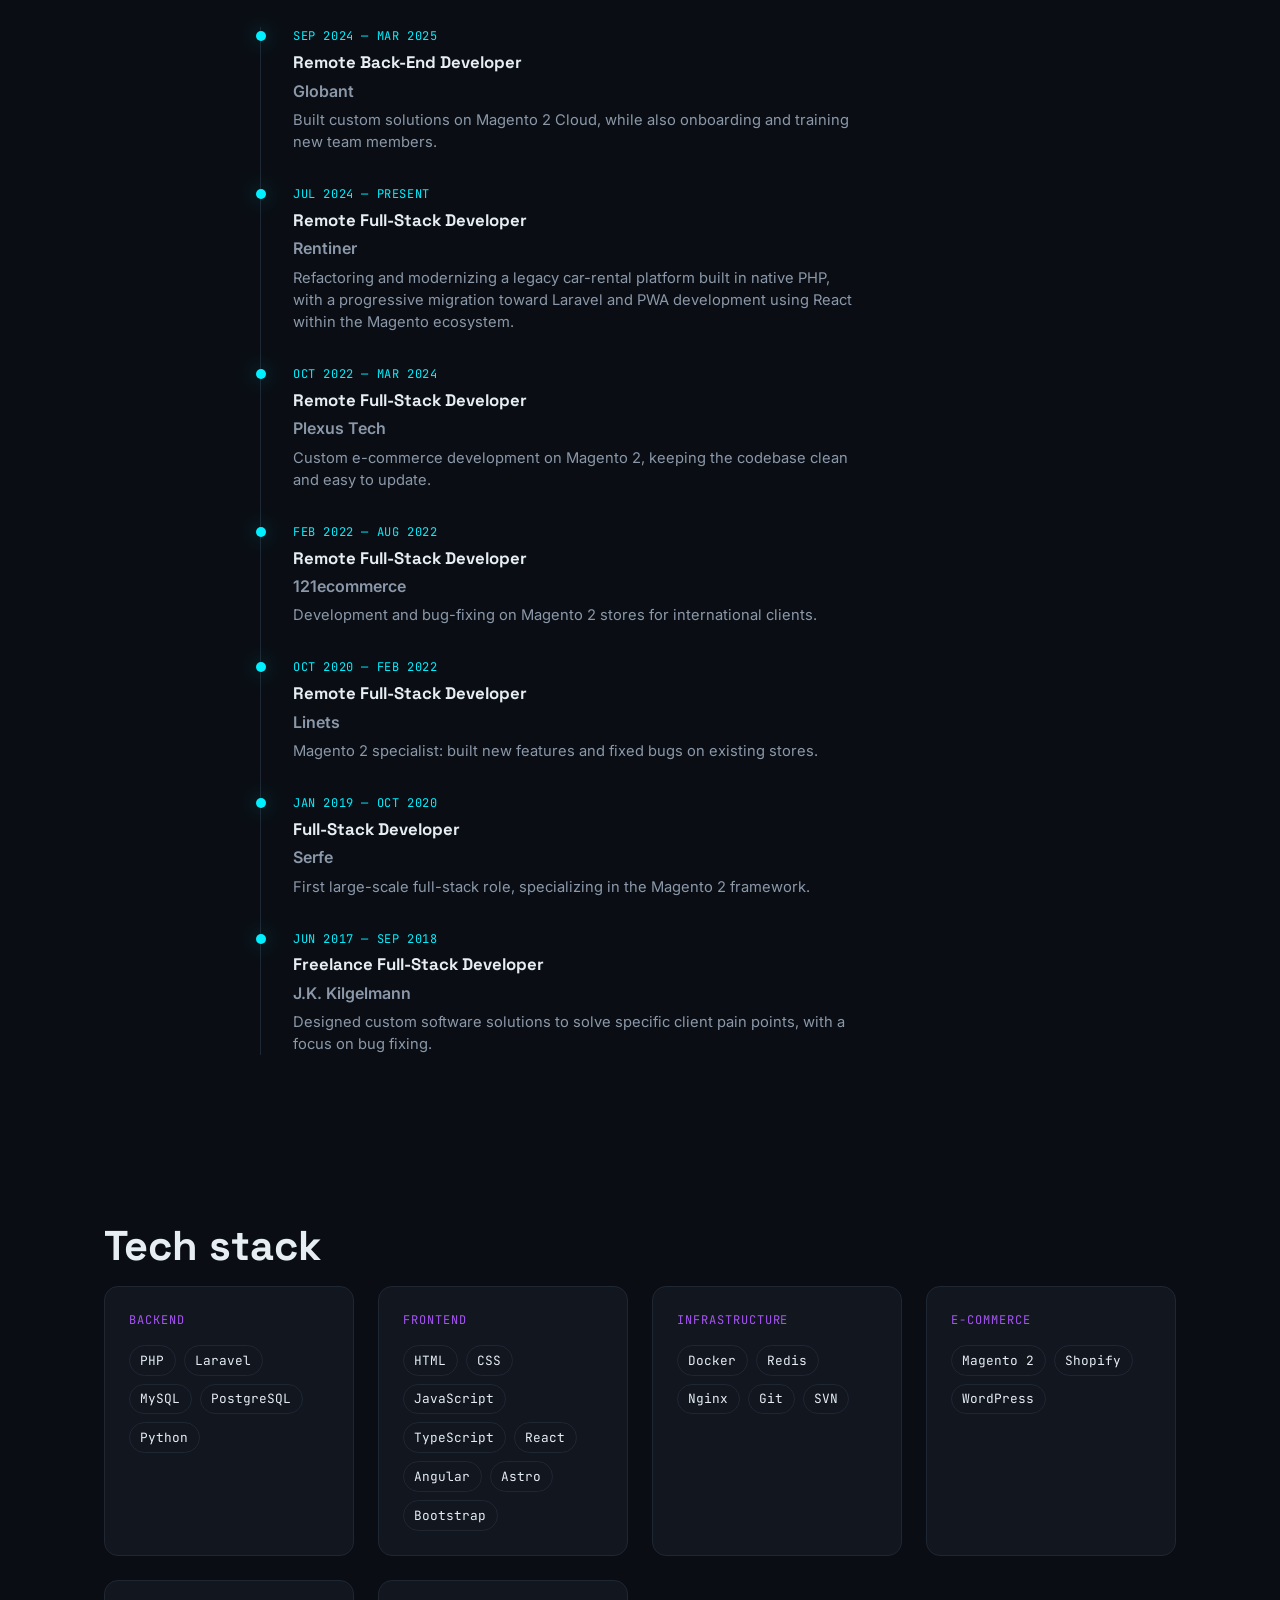
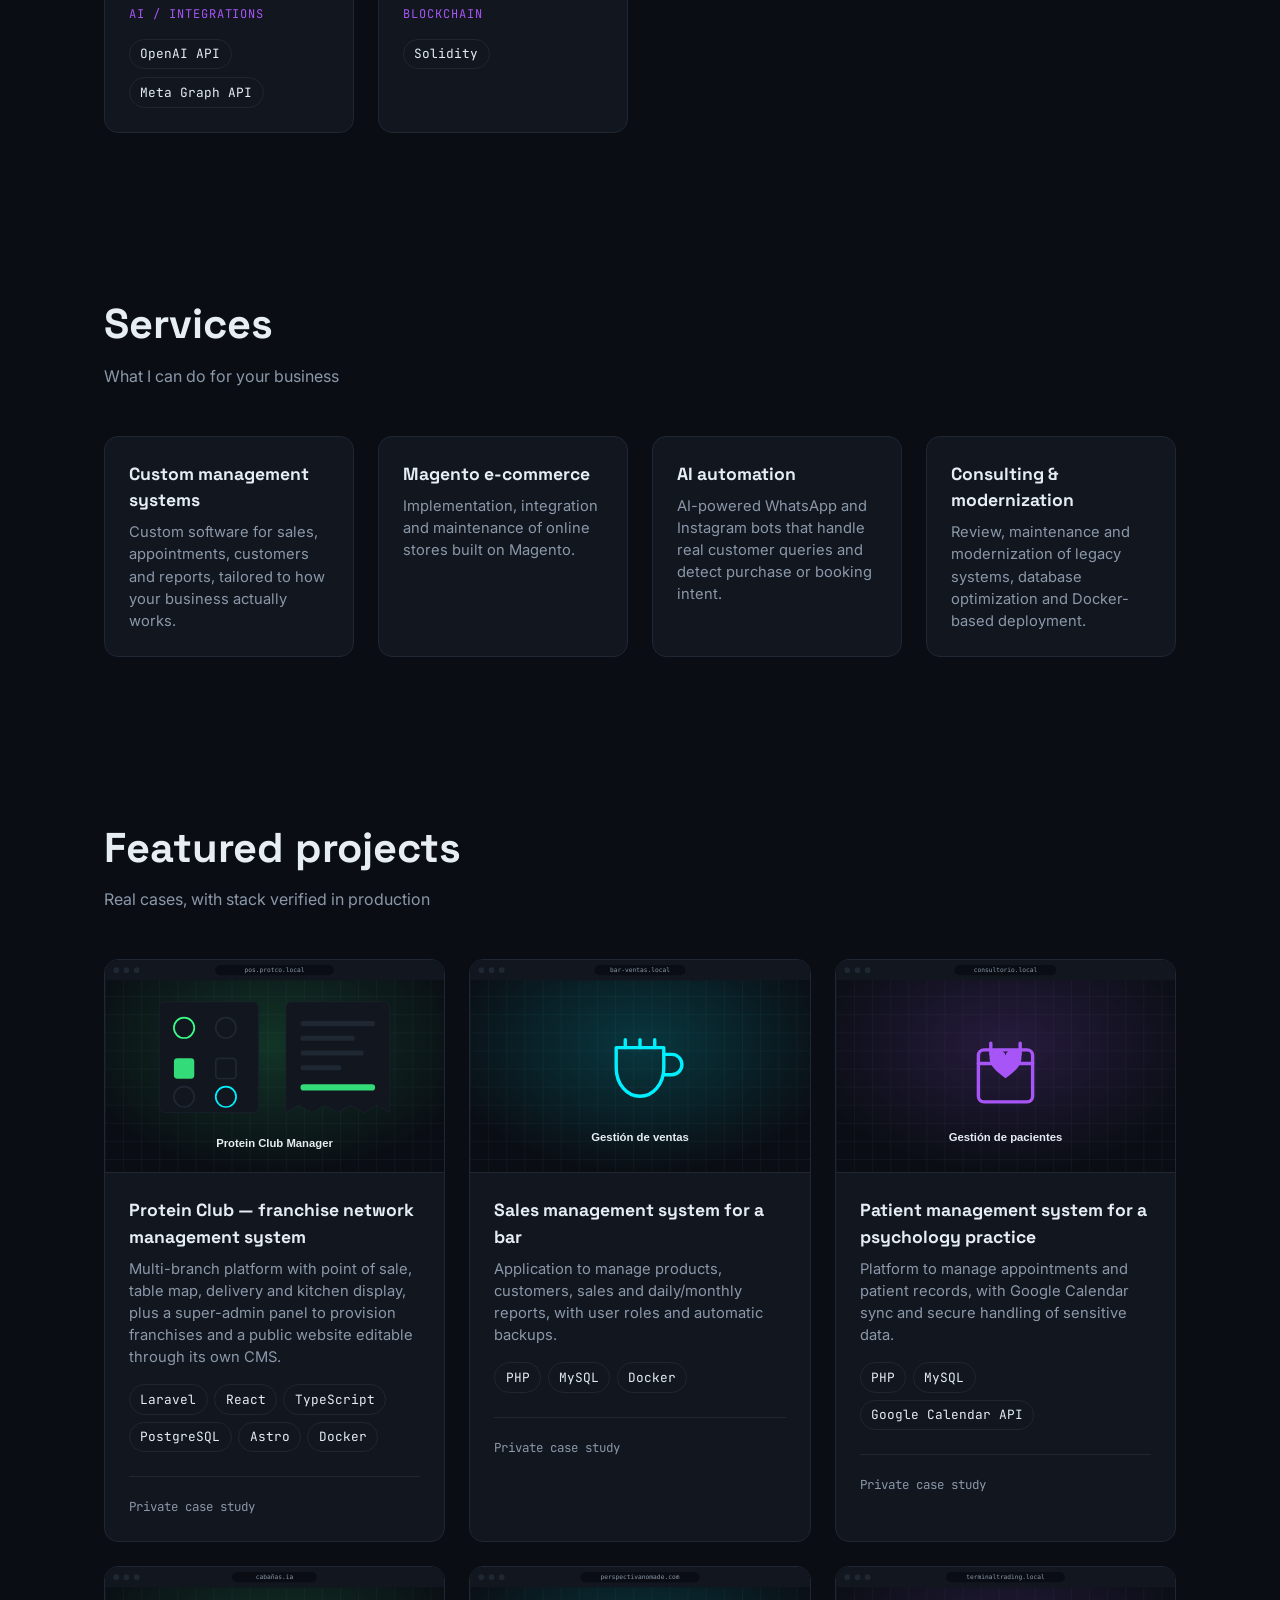
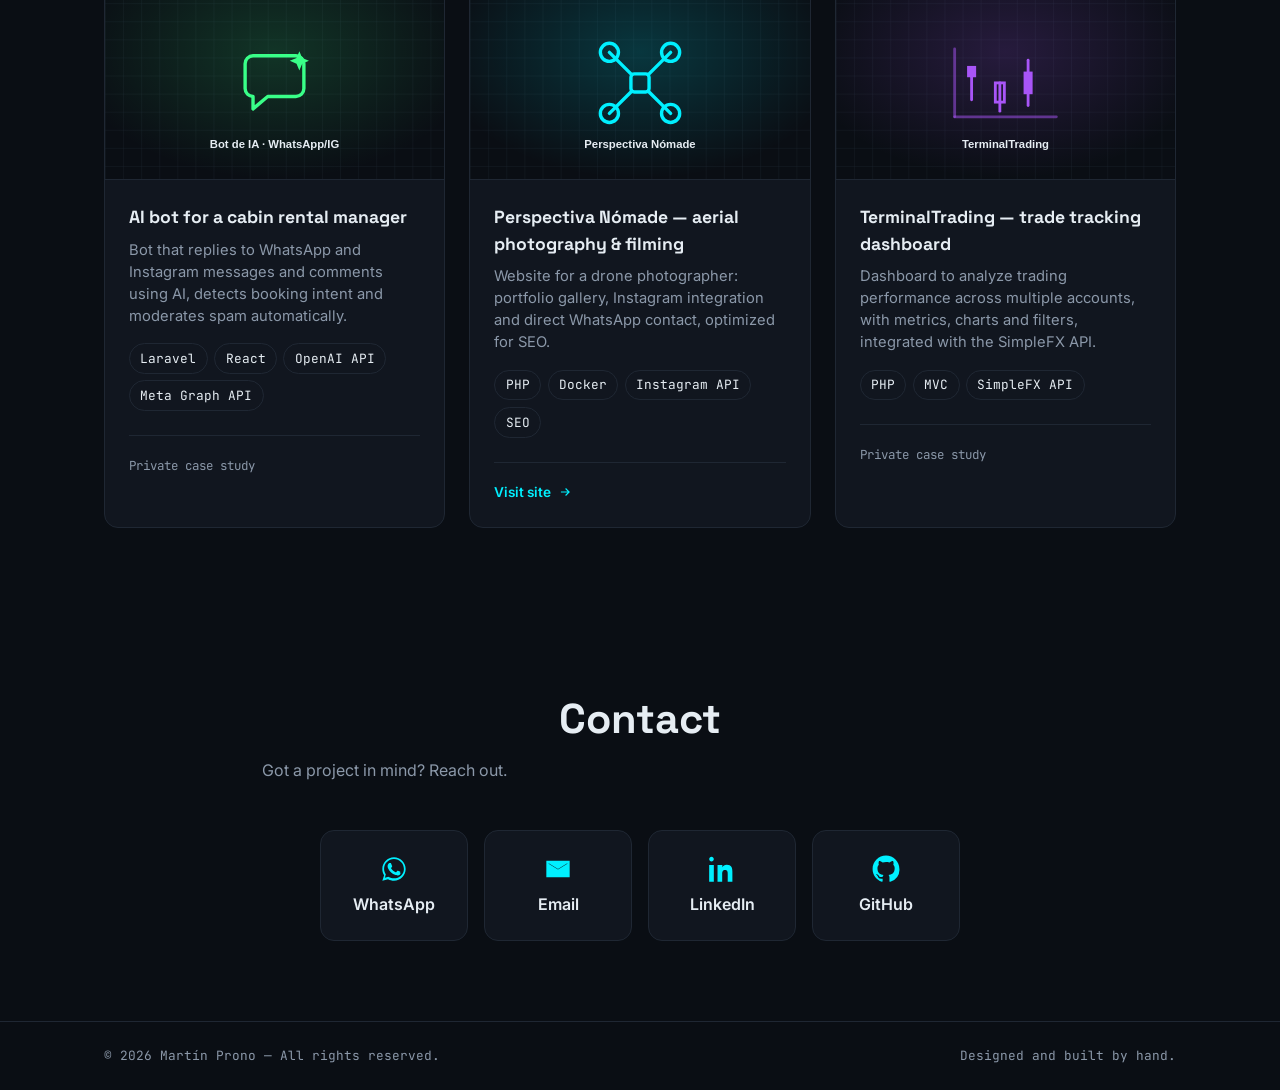
<file: en/index.html>
<!DOCTYPE html>
<html lang="en">
<head>
  <meta charset="UTF-8">
  <meta name="viewport" content="width=device-width, initial-scale=1.0">
  <title>Martín Prono — Full-Stack Web Developer</title>
  <meta name="description" content="Full-stack web developer with 7+ years of experience, available for remote work worldwide. Custom systems, Magento 2 and AI integration on WhatsApp.">
  <meta name="author" content="Martín Prono">
  <meta name="google-site-verification" content="bNv8YLUwAnmZyDYY5EwArwcBoMbVCLmdV4iOkwH_W68">
  <meta name="color-scheme" content="dark">
  <meta name="theme-color" content="#0a0e14">
  <link rel="canonical" href="https://martinprono.pages.dev/en/">
  <link rel="alternate" hreflang="es" href="https://martinprono.pages.dev/">
  <link rel="alternate" hreflang="en" href="https://martinprono.pages.dev/en/">
  <link rel="alternate" hreflang="x-default" href="https://martinprono.pages.dev/">

  <!-- Marca que hay JS ANTES de pintar. Las animaciones de scroll (.reveal) arrancan en
       opacity:0 y solo se muestran vía IntersectionObserver; sin esta clase, un crawler
       o un navegador sin JS vería títulos y textos ocultos. Ver .js .reveal en effects.css -->
  <script>document.documentElement.classList.add('js');</script>
  <link rel="icon" type="image/svg+xml" href="/assets/img/favicon/favicon.svg">

  <!-- Open Graph: lo que usan LinkedIn/Facebook/WhatsApp para armar la preview del link -->
  <meta property="og:type" content="website">
  <meta property="og:url" content="https://martinprono.pages.dev/en/">
  <meta property="og:site_name" content="Martín Prono — Portfolio">
  <meta property="og:locale" content="en_US">
  <meta property="og:locale:alternate" content="es_AR">
  <meta property="og:title" content="Martín Prono — Full-Stack Web Developer">
  <meta property="og:description" content="Full-stack web developer with 7+ years of experience, available for remote work worldwide. Custom systems, Magento 2 and AI integration on WhatsApp.">
  <meta property="og:image" content="https://martinprono.pages.dev/assets/img/og/og-image.jpg">
  <meta property="og:image:width" content="1200">
  <meta property="og:image:height" content="630">
  <meta property="article:author" content="Martín Prono">
  <meta property="article:published_time" content="2026-06-26T00:00:00-03:00">

  <!-- Twitter Card (mismo contenido, algunos crawlers lo usan como fallback) -->
  <meta name="twitter:card" content="summary_large_image">
  <meta name="twitter:title" content="Martín Prono — Full-Stack Web Developer">
  <meta name="twitter:description" content="Full-stack web developer with 7+ years of experience, available for remote work worldwide. Custom systems, Magento 2 and AI integration on WhatsApp.">
  <meta name="twitter:image" content="https://martinprono.pages.dev/assets/img/og/og-image.jpg">

  <!-- Grafo de datos estructurados. ProfilePage es el tipo que Google define para perfiles
       de una persona; el Person con @id es la entidad que consumen buscadores y asistentes
       de IA para responder "¿quién es / a quién me recomendás para X?". -->
  <script type="application/ld+json">
    {
      "@context": "https://schema.org",
      "@graph": [
        {
          "@type": "ProfilePage",
          "@id": "https://martinprono.pages.dev/en/#profilepage",
          "url": "https://martinprono.pages.dev/en/",
          "name": "Martín Prono — Full-Stack Web Developer",
          "inLanguage": "en",
          "dateCreated": "2026-06-26",
          "dateModified": "2026-08-20",
          "mainEntity": {
            "@id": "https://martinprono.pages.dev/#martin"
          }
        },
        {
          "@type": "Person",
          "@id": "https://martinprono.pages.dev/#martin",
          "name": "Martín Prono",
          "givenName": "Martín",
          "familyName": "Prono",
          "jobTitle": "Full-Stack Web Developer",
          "description": "Full-stack web developer with 7+ years of experience, available for remote work worldwide. Custom systems, Magento 2 and AI integration on WhatsApp.",
          "url": "https://martinprono.pages.dev/",
          "image": "https://martinprono.pages.dev/assets/img/profile/yo.jpeg",
          "email": "mailto:martinpro_95@hotmail.com",
          "telephone": "+5493425148399",
          "address": {
            "@type": "PostalAddress",
            "addressLocality": "Santa Fe",
            "addressRegion": "Santa Fe",
            "addressCountry": "AR"
          },
          "workLocation": {
            "@type": "Place",
            "name": "Remote (clients worldwide)"
          },
          "alumniOf": {
            "@type": "EducationalOrganization",
            "name": "Instituto ICOP"
          },
          "hasOccupation": {
            "@type": "Occupation",
            "name": "Full-Stack Web Developer",
            "occupationalCategory": "15-1254.00",
            "skills": "PHP, Laravel, MySQL, PostgreSQL, Python, HTML, CSS, JavaScript, TypeScript, React, Angular, Astro, Bootstrap, Docker, Redis, Nginx, Git, SVN, Magento 2, Shopify, WordPress, OpenAI API, Meta Graph API, Solidity"
          },
          "knowsLanguage": [
            {
              "@type": "Language",
              "name": "Spanish",
              "alternateName": "es"
            },
            {
              "@type": "Language",
              "name": "English",
              "alternateName": "en"
            }
          ],
          "knowsAbout": [
            "PHP",
            "Laravel",
            "MySQL",
            "PostgreSQL",
            "Python",
            "HTML",
            "CSS",
            "JavaScript",
            "TypeScript",
            "React",
            "Angular",
            "Astro",
            "Bootstrap",
            "Docker",
            "Redis",
            "Nginx",
            "Git",
            "SVN",
            "Magento 2",
            "Shopify",
            "WordPress",
            "OpenAI API",
            "Meta Graph API",
            "Solidity",
            "Custom management systems",
            "Magento e-commerce",
            "AI automation",
            "Consulting & modernization"
          ],
          "sameAs": [
            "https://www.linkedin.com/in/mart%C3%ADn-prono-703930127",
            "https://github.com/TinchoSabalero"
          ],
          "worksFor": {
            "@id": "https://martinprono.pages.dev/#servicio"
          }
        },
        {
          "@type": "ProfessionalService",
          "@id": "https://martinprono.pages.dev/#servicio",
          "name": "Martín Prono — Full-Stack Web Development",
          "description": "What I can do for your business",
          "url": "https://martinprono.pages.dev/",
          "image": "https://martinprono.pages.dev/assets/img/og/og-image.jpg",
          "priceRange": "$$",
          "address": {
            "@type": "PostalAddress",
            "addressLocality": "Santa Fe",
            "addressRegion": "Santa Fe",
            "addressCountry": "AR"
          },
          "availableLanguage": [
            "es",
            "en"
          ],
          "areaServed": {
            "@type": "Place",
            "name": "Worldwide"
          },
          "founder": {
            "@id": "https://martinprono.pages.dev/#martin"
          },
          "hasOfferCatalog": {
            "@type": "OfferCatalog",
            "name": "Services",
            "itemListElement": [
              {
                "@type": "Offer",
                "itemOffered": {
                  "@type": "Service",
                  "name": "Custom management systems",
                  "description": "Custom software for sales, appointments, customers and reports, tailored to how your business actually works."
                }
              },
              {
                "@type": "Offer",
                "itemOffered": {
                  "@type": "Service",
                  "name": "Magento e-commerce",
                  "description": "Implementation, integration and maintenance of online stores built on Magento."
                }
              },
              {
                "@type": "Offer",
                "itemOffered": {
                  "@type": "Service",
                  "name": "AI automation",
                  "description": "AI-powered WhatsApp and Instagram bots that handle real customer queries and detect purchase or booking intent."
                }
              },
              {
                "@type": "Offer",
                "itemOffered": {
                  "@type": "Service",
                  "name": "Consulting & modernization",
                  "description": "Review, maintenance and modernization of legacy systems, database optimization and Docker-based deployment."
                }
              }
            ]
          }
        }
      ]
    }
  </script>

  <link rel="preconnect" href="https://fonts.googleapis.com">
  <link rel="preconnect" href="https://fonts.gstatic.com" crossorigin>
  <link href="https://fonts.googleapis.com/css2?family=Space+Grotesk:wght@500;700&family=Inter:wght@400;600&family=JetBrains+Mono:wght@400;500&display=swap" rel="stylesheet">

  <link rel="stylesheet" href="/assets/css/reset.css">
  <link rel="stylesheet" href="/assets/css/tokens.css">
  <link rel="stylesheet" href="/assets/css/layout.css">
  <link rel="stylesheet" href="/assets/css/components.css">
  <link rel="stylesheet" href="/assets/css/effects.css">
</head>
<body>

  <header class="nav" id="nav">
    <div class="nav__inner container">
      <a href="#hero" class="nav__brand">Martín<span class="nav__brand-dot">.</span>Prono</a>

      <nav class="nav__links" id="nav-links">
        <a href="#about">About</a>
        <a href="#experience">Experience</a>
        <a href="#stack">Stack</a>
        <a href="#services">Services</a>
        <a href="#projects">Projects</a>
        <a href="#contact">Contact</a>
      </nav>

      <div class="nav__actions">
        <!-- Link real a la otra versión del sitio (no un toggle por JS): así Google
             descubre e indexa ambos idiomas. Ver hreflang más arriba. -->
        <a href="/" class="lang-toggle" aria-label="Switch language to Spanish" hreflang="es"><span class="lang-toggle__opt">ES</span><span class="lang-toggle__sep">/</span><span class="lang-toggle__opt is-active">EN</span></a>
        <button id="nav-burger" class="nav__burger" type="button" aria-label="Open menu" aria-expanded="false" aria-controls="nav-links">
          <span></span><span></span><span></span>
        </button>
      </div>
    </div>
  </header>

  <main>
    <!-- HERO -->
    <section id="hero" class="hero">
      <div class="hero__bg" aria-hidden="true">
        <div class="hero__grid"></div>
        <span class="hero__line hero__line--1"></span>
        <span class="hero__line hero__line--2"></span>
        <span class="hero__line hero__line--3"></span>
      </div>

      <div class="container hero__content">
        <!-- El rol va DENTRO del h1: es el encabezado principal que leen Google y los
             asistentes de IA, y "Martín Prono" solo no dice a qué se dedica. -->
        <h1 class="hero__title">
          <span class="hero__kicker mono">Full-Stack Web Developer</span>
          <span class="hero__name">Martín Prono</span>
        </h1>
        <p class="hero__typing mono">
          <span id="typing-text" data-typing="[&quot;PHP / Laravel Developer&quot;,&quot;AI Integrator for WhatsApp / Instagram&quot;,&quot;7+ years of experience&quot;]">PHP / Laravel Developer</span><span class="hero__cursor" aria-hidden="true"></span>
        </p>
        <p class="hero__tagline">I build custom management systems and automate customer support with AI.</p>

        <div class="hero__cta">
          <a href="https://wa.me/5493425148399?text=Hi%20Mart%C3%ADn!%20I%20saw%20your%20portfolio%20and%20would%20like%20to%20tell%20you%20about%20a%20project." class="btn btn--primary" target="_blank" rel="noopener">Let&#39;s talk on WhatsApp</a>
          <a href="#projects" class="btn btn--ghost">View projects</a>
        </div>
      </div>

      <a href="#about" class="hero__scroll mono" aria-hidden="true">
        <span>Scroll</span>
        <span class="hero__scroll-line"></span>
      </a>
    </section>

    <!-- ABOUT -->
    <section id="about" class="section about">
      <div class="container about__grid">
        <div class="about__photo-wrap reveal">
          <div class="about__photo">
            <img src="/assets/img/profile/yo.jpeg" alt="Profile photo of Martín Prono, full-stack web developer" loading="lazy" width="480" height="480">
          </div>
          <p class="about__credential mono">Systems Analyst — Instituto ICOP</p>
          <p class="about__location mono">Santa Fe, Argentina</p>
        </div>

        <div class="about__text reveal">
          <h2 class="section__title">About me</h2>
          <p>I&#39;m a software developer with over 7 years of experience and robust problem-solving skills. My greatest virtues are responsibility, pragmatism and perseverance.</p>
          <p>Throughout my career I&#39;ve worked on both e-commerce maintenance/improvements (specialized in Magento 2) and full custom system development. Lately I&#39;ve focused on building management systems for small businesses and independent professionals (sales, appointments, patients) and on integrating AI into real customer-facing channels like WhatsApp and Instagram.</p>
        </div>
      </div>
    </section>

    <!-- EXPERIENCE -->
    <section id="experience" class="section experience">
      <div class="container">
        <h2 class="section__title reveal">Experience</h2>
        <p class="section__subtitle reveal">7+ years working with remote teams and on my own projects</p>

        <div class="experience__timeline">
          <div class="experience__item reveal">
            <p class="experience__period">Sep 2024 — Mar 2025</p>
            <h3 class="experience__role">Remote Back-End Developer</h3>
            <p class="experience__company">Globant</p>
            <p class="experience__desc">Built custom solutions on Magento 2 Cloud, while also onboarding and training new team members.</p>
          </div>
          <div class="experience__item reveal">
            <p class="experience__period">Jul 2024 — present</p>
            <h3 class="experience__role">Remote Full-Stack Developer</h3>
            <p class="experience__company">Rentiner</p>
            <p class="experience__desc">Refactoring and modernizing a legacy car-rental platform built in native PHP, with a progressive migration toward Laravel and PWA development using React within the Magento ecosystem.</p>
          </div>
          <div class="experience__item reveal">
            <p class="experience__period">Oct 2022 — Mar 2024</p>
            <h3 class="experience__role">Remote Full-Stack Developer</h3>
            <p class="experience__company">Plexus Tech</p>
            <p class="experience__desc">Custom e-commerce development on Magento 2, keeping the codebase clean and easy to update.</p>
          </div>
          <div class="experience__item reveal">
            <p class="experience__period">Feb 2022 — Aug 2022</p>
            <h3 class="experience__role">Remote Full-Stack Developer</h3>
            <p class="experience__company">121ecommerce</p>
            <p class="experience__desc">Development and bug-fixing on Magento 2 stores for international clients.</p>
          </div>
          <div class="experience__item reveal">
            <p class="experience__period">Oct 2020 — Feb 2022</p>
            <h3 class="experience__role">Remote Full-Stack Developer</h3>
            <p class="experience__company">Linets</p>
            <p class="experience__desc">Magento 2 specialist: built new features and fixed bugs on existing stores.</p>
          </div>
          <div class="experience__item reveal">
            <p class="experience__period">Jan 2019 — Oct 2020</p>
            <h3 class="experience__role">Full-Stack Developer</h3>
            <p class="experience__company">Serfe</p>
            <p class="experience__desc">First large-scale full-stack role, specializing in the Magento 2 framework.</p>
          </div>
          <div class="experience__item reveal">
            <p class="experience__period">Jun 2017 — Sep 2018</p>
            <h3 class="experience__role">Freelance Full-Stack Developer</h3>
            <p class="experience__company">J.K. Kilgelmann</p>
            <p class="experience__desc">Designed custom software solutions to solve specific client pain points, with a focus on bug fixing.</p>
          </div>
        </div>
      </div>
    </section>

    <!-- STACK -->
    <section id="stack" class="section stack">
      <div class="container">
        <h2 class="section__title reveal">Tech stack</h2>

        <div class="stack__grid">
          <div class="card reveal">
            <p class="stack-card__category mono">Backend</p>
            <div class="stack-card__tags"><span class="tag">PHP</span><span class="tag">Laravel</span><span class="tag">MySQL</span><span class="tag">PostgreSQL</span><span class="tag">Python</span></div>
          </div>
          <div class="card reveal">
            <p class="stack-card__category mono">Frontend</p>
            <div class="stack-card__tags"><span class="tag">HTML</span><span class="tag">CSS</span><span class="tag">JavaScript</span><span class="tag">TypeScript</span><span class="tag">React</span><span class="tag">Angular</span><span class="tag">Astro</span><span class="tag">Bootstrap</span></div>
          </div>
          <div class="card reveal">
            <p class="stack-card__category mono">Infrastructure</p>
            <div class="stack-card__tags"><span class="tag">Docker</span><span class="tag">Redis</span><span class="tag">Nginx</span><span class="tag">Git</span><span class="tag">SVN</span></div>
          </div>
          <div class="card reveal">
            <p class="stack-card__category mono">E-commerce</p>
            <div class="stack-card__tags"><span class="tag">Magento 2</span><span class="tag">Shopify</span><span class="tag">WordPress</span></div>
          </div>
          <div class="card reveal">
            <p class="stack-card__category mono">AI / Integrations</p>
            <div class="stack-card__tags"><span class="tag">OpenAI API</span><span class="tag">Meta Graph API</span></div>
          </div>
          <div class="card reveal">
            <p class="stack-card__category mono">Blockchain</p>
            <div class="stack-card__tags"><span class="tag">Solidity</span></div>
          </div>
        </div>
      </div>
    </section>

    <!-- SERVICES -->
    <section id="services" class="section services">
      <div class="container">
        <h2 class="section__title reveal">Services</h2>
        <p class="section__subtitle reveal">What I can do for your business</p>

        <div class="services__grid">
          <div class="card reveal">
            <h3 class="card__title">Custom management systems</h3>
            <p class="card__desc">Custom software for sales, appointments, customers and reports, tailored to how your business actually works.</p>
          </div>
          <div class="card reveal">
            <h3 class="card__title">Magento e-commerce</h3>
            <p class="card__desc">Implementation, integration and maintenance of online stores built on Magento.</p>
          </div>
          <div class="card reveal">
            <h3 class="card__title">AI automation</h3>
            <p class="card__desc">AI-powered WhatsApp and Instagram bots that handle real customer queries and detect purchase or booking intent.</p>
          </div>
          <div class="card reveal">
            <h3 class="card__title">Consulting &amp; modernization</h3>
            <p class="card__desc">Review, maintenance and modernization of legacy systems, database optimization and Docker-based deployment.</p>
          </div>
        </div>
      </div>
    </section>

    <!-- PROJECTS -->
    <section id="projects" class="section projects">
      <div class="container">
        <h2 class="section__title reveal">Featured projects</h2>
        <p class="section__subtitle reveal">Real cases, with stack verified in production</p>

        <div class="projects__grid">
          <div class="project-card reveal">
            <div class="project-card__media"><img src="/assets/img/projects/protco.svg" alt="Protein Club — franchise network management system" loading="lazy" width="800" height="450"></div>
            <div class="project-card__body">
              <h3 class="card__title">Protein Club — franchise network management system</h3>
              <p class="card__desc">Multi-branch platform with point of sale, table map, delivery and kitchen display, plus a super-admin panel to provision franchises and a public website editable through its own CMS.</p>
              <div class="project-card__stack"><span class="tag">Laravel</span><span class="tag">React</span><span class="tag">TypeScript</span><span class="tag">PostgreSQL</span><span class="tag">Astro</span><span class="tag">Docker</span></div>
              <div class="project-card__footer"><span class="project-card__case-label">Private case study</span></div>
            </div>
          </div>
          <div class="project-card reveal">
            <div class="project-card__media"><img src="/assets/img/projects/bar.svg" alt="Sales management system for a bar" loading="lazy" width="800" height="450"></div>
            <div class="project-card__body">
              <h3 class="card__title">Sales management system for a bar</h3>
              <p class="card__desc">Application to manage products, customers, sales and daily/monthly reports, with user roles and automatic backups.</p>
              <div class="project-card__stack"><span class="tag">PHP</span><span class="tag">MySQL</span><span class="tag">Docker</span></div>
              <div class="project-card__footer"><span class="project-card__case-label">Private case study</span></div>
            </div>
          </div>
          <div class="project-card reveal">
            <div class="project-card__media"><img src="/assets/img/projects/psi.svg" alt="Patient management system for a psychology practice" loading="lazy" width="800" height="450"></div>
            <div class="project-card__body">
              <h3 class="card__title">Patient management system for a psychology practice</h3>
              <p class="card__desc">Platform to manage appointments and patient records, with Google Calendar sync and secure handling of sensitive data.</p>
              <div class="project-card__stack"><span class="tag">PHP</span><span class="tag">MySQL</span><span class="tag">Google Calendar API</span></div>
              <div class="project-card__footer"><span class="project-card__case-label">Private case study</span></div>
            </div>
          </div>
          <div class="project-card reveal">
            <div class="project-card__media"><img src="/assets/img/projects/casasinti.svg" alt="AI bot for a cabin rental manager" loading="lazy" width="800" height="450"></div>
            <div class="project-card__body">
              <h3 class="card__title">AI bot for a cabin rental manager</h3>
              <p class="card__desc">Bot that replies to WhatsApp and Instagram messages and comments using AI, detects booking intent and moderates spam automatically.</p>
              <div class="project-card__stack"><span class="tag">Laravel</span><span class="tag">React</span><span class="tag">OpenAI API</span><span class="tag">Meta Graph API</span></div>
              <div class="project-card__footer"><span class="project-card__case-label">Private case study</span></div>
            </div>
          </div>
          <div class="project-card reveal">
            <div class="project-card__media"><img src="/assets/img/projects/nomade.svg" alt="Perspectiva Nómade — aerial photography &amp; filming" loading="lazy" width="800" height="450"></div>
            <div class="project-card__body">
              <h3 class="card__title">Perspectiva Nómade — aerial photography &amp; filming</h3>
              <p class="card__desc">Website for a drone photographer: portfolio gallery, Instagram integration and direct WhatsApp contact, optimized for SEO.</p>
              <div class="project-card__stack"><span class="tag">PHP</span><span class="tag">Docker</span><span class="tag">Instagram API</span><span class="tag">SEO</span></div>
              <div class="project-card__footer"><a class="project-card__link" href="https://perspectivanomade.lovestoblog.com" target="_blank" rel="noopener">Visit site <svg viewBox="0 0 24 24" fill="none" stroke="currentColor" stroke-width="2"><path d="M5 12h14M13 6l6 6-6 6"/></svg></a></div>
            </div>
          </div>
          <div class="project-card reveal">
            <div class="project-card__media"><img src="/assets/img/projects/terminal.svg" alt="TerminalTrading — trade tracking dashboard" loading="lazy" width="800" height="450"></div>
            <div class="project-card__body">
              <h3 class="card__title">TerminalTrading — trade tracking dashboard</h3>
              <p class="card__desc">Dashboard to analyze trading performance across multiple accounts, with metrics, charts and filters, integrated with the SimpleFX API.</p>
              <div class="project-card__stack"><span class="tag">PHP</span><span class="tag">MVC</span><span class="tag">SimpleFX API</span></div>
              <div class="project-card__footer"><span class="project-card__case-label">Private case study</span></div>
            </div>
          </div>
        </div>
      </div>
    </section>

    <!-- CONTACT -->
    <section id="contact" class="section contact">
      <div class="container contact__inner">
        <h2 class="section__title reveal">Contact</h2>
        <p class="section__subtitle reveal">Got a project in mind? Reach out.</p>

        <div class="contact__grid reveal">
          <a class="contact__card" href="https://wa.me/5493425148399?text=Hi%20Mart%C3%ADn!%20I%20saw%20your%20portfolio%20and%20would%20like%20to%20tell%20you%20about%20a%20project." target="_blank" rel="noopener" aria-label="Message me on WhatsApp">
            <span class="contact__icon" aria-hidden="true">
              <svg viewBox="0 0 24 24" fill="currentColor"><path d="M17.5 14.4c-.3-.1-1.7-.8-2-.9-.3-.1-.5-.1-.6.1-.2.3-.7.9-.9 1-.2.2-.3.2-.6.1-1.6-.8-2.7-1.4-3.8-3.2-.3-.5.3-.5.8-1.6.1-.2 0-.4-.1-.6-.1-.1-.6-1.5-.8-2-.2-.5-.4-.4-.6-.4-.2 0-.4 0-.6 0-.2 0-.5.1-.8.4-.3.3-1 1-1 2.4s1 2.8 1.1 3c.1.2 1.9 3 4.7 4.1 2.8 1.1 2.8.7 3.3.7s1.6-.6 1.8-1.2c.2-.6.2-1.1.1-1.2-.1-.1-.3-.2-.6-.3z"/><path d="M12 2C6.5 2 2 6.5 2 12c0 1.9.5 3.7 1.5 5.3L2 22l4.9-1.3C8.4 21.5 10.2 22 12 22c5.5 0 10-4.5 10-10S17.5 2 12 2zm0 18c-1.6 0-3.2-.4-4.5-1.2l-.3-.2-3 .8.8-2.9-.2-.3C4 14.9 3.5 13.5 3.5 12 3.5 7.3 7.3 3.5 12 3.5S20.5 7.3 20.5 12 16.7 20 12 20z"/></svg>
            </span>
            <span>WhatsApp</span>
          </a>

          <a class="contact__card" href="mailto:martinpro_95@hotmail.com" aria-label="Send me an email">
            <span class="contact__icon" aria-hidden="true">
              <svg viewBox="0 0 24 24" fill="currentColor"><path d="M2 5h20v14H2V5zm2 2v.5l8 5 8-5V7l-8 5-8-5z"/></svg>
            </span>
            <span>Email</span>
          </a>

          <a class="contact__card" href="https://www.linkedin.com/in/mart%C3%ADn-prono-703930127" target="_blank" rel="noopener" aria-label="View my LinkedIn profile">
            <span class="contact__icon" aria-hidden="true">
              <svg viewBox="0 0 24 24" fill="currentColor"><path d="M4.98 3.5C4.98 4.6 4.1 5.5 3 5.5s-1.98-.9-1.98-2S1.9 1.5 3 1.5s1.98.9 1.98 2zM1 8.5h4V23H1V8.5zM8.5 8.5h3.8v2h.05c.53-1 1.83-2.05 3.77-2.05 4.03 0 4.78 2.65 4.78 6.1V23h-4v-6.6c0-1.57-.03-3.6-2.2-3.6-2.2 0-2.54 1.72-2.54 3.49V23h-4V8.5z"/></svg>
            </span>
            <span>LinkedIn</span>
          </a>

          <a class="contact__card" href="https://github.com/TinchoSabalero" target="_blank" rel="noopener" aria-label="View my GitHub profile">
            <span class="contact__icon" aria-hidden="true">
              <svg viewBox="0 0 24 24" fill="currentColor"><path d="M12 .5C5.65.5.5 5.65.5 12c0 5.09 3.29 9.4 7.86 10.93.57.1.78-.25.78-.55 0-.27-.01-1.17-.02-2.12-3.2.7-3.88-1.36-3.88-1.36-.53-1.34-1.29-1.7-1.29-1.7-1.05-.72.08-.71.08-.71 1.17.08 1.78 1.2 1.78 1.2 1.03 1.77 2.71 1.26 3.37.96.1-.75.4-1.26.73-1.55-2.55-.29-5.23-1.28-5.23-5.7 0-1.26.45-2.29 1.19-3.09-.12-.29-.52-1.46.11-3.05 0 0 .97-.31 3.18 1.18a11.1 11.1 0 0 1 2.9-.39c.98 0 1.97.13 2.9.39 2.2-1.49 3.17-1.18 3.17-1.18.63 1.59.23 2.76.11 3.05.74.8 1.19 1.83 1.19 3.09 0 4.43-2.69 5.4-5.25 5.69.41.36.78 1.06.78 2.15 0 1.55-.01 2.8-.01 3.18 0 .3.2.66.79.55A10.51 10.51 0 0 0 23.5 12c0-6.35-5.15-11.5-11.5-11.5z"/></svg>
            </span>
            <span>GitHub</span>
          </a>
        </div>
      </div>
    </section>
  </main>

  <footer class="footer">
    <div class="container footer__inner">
      <p class="mono">© <span id="footer-year">2026</span> Martín Prono — <span>All rights reserved.</span></p>
      <p class="mono footer__built">Designed and built by hand.</p>
    </div>
  </footer>

  <!-- Botón flotante: fijo en pantalla, aparece al pasar el hero (que ya tiene su propio CTA grande) -->
  <a id="whatsapp-fab" class="whatsapp-fab" href="https://wa.me/5493425148399?text=Hi%20Mart%C3%ADn!%20I%20saw%20your%20portfolio%20and%20would%20like%20to%20tell%20you%20about%20a%20project." target="_blank" rel="noopener" aria-label="Message me on WhatsApp">
    <svg viewBox="0 0 24 24" fill="currentColor"><path d="M17.5 14.4c-.3-.1-1.7-.8-2-.9-.3-.1-.5-.1-.6.1-.2.3-.7.9-.9 1-.2.2-.3.2-.6.1-1.6-.8-2.7-1.4-3.8-3.2-.3-.5.3-.5.8-1.6.1-.2 0-.4-.1-.6-.1-.1-.6-1.5-.8-2-.2-.5-.4-.4-.6-.4-.2 0-.4 0-.6 0-.2 0-.5.1-.8.4-.3.3-1 1-1 2.4s1 2.8 1.1 3c.1.2 1.9 3 4.7 4.1 2.8 1.1 2.8.7 3.3.7s1.6-.6 1.8-1.2c.2-.6.2-1.1.1-1.2-.1-.1-.3-.2-.6-.3z"/><path d="M12 2C6.5 2 2 6.5 2 12c0 1.9.5 3.7 1.5 5.3L2 22l4.9-1.3C8.4 21.5 10.2 22 12 22c5.5 0 10-4.5 10-10S17.5 2 12 2zm0 18c-1.6 0-3.2-.4-4.5-1.2l-.3-.2-3 .8.8-2.9-.2-.3C4 14.9 3.5 13.5 3.5 12 3.5 7.3 7.3 3.5 12 3.5S20.5 7.3 20.5 12 16.7 20 12 20z"/></svg>
  </a>

  <script type="module" src="/assets/js/main.js"></script>
</body>
</html>
</file>
<file: assets/css/tokens.css>
:root {
  /* color */
  --bg: #0a0e14;
  --bg-card: #11161f;
  --bg-card-hover: #151b26;
  --text: #e6edf3;
  --text-muted: #8b98a9;
  --accent-cyan: #00f0ff;
  --accent-violet: #a855f7;
  --accent-green: #39ff88;
  --border: #1f2733;

  /* typography */
  --font-heading: "Space Grotesk", system-ui, sans-serif;
  --font-body: "Inter", system-ui, sans-serif;
  --font-mono: "JetBrains Mono", "Courier New", monospace;

  /* spacing */
  --space-1: 0.5rem;
  --space-2: 1rem;
  --space-3: 1.5rem;
  --space-4: 2rem;
  --space-5: 3rem;
  --space-6: 5rem;
  --space-7: 8rem;

  /* layout */
  --container-width: 1120px;
  --nav-height: 64px;
  --radius-sm: 8px;
  --radius-md: 14px;
  --radius-lg: 20px;

  /* effects */
  --glow-cyan: 0 0 20px rgba(0, 240, 255, 0.35);
  --glow-violet: 0 0 20px rgba(168, 85, 247, 0.35);
  --transition: 0.25s ease;
}

@media (min-width: 48em) {
  :root {
    --nav-height: 72px;
  }
}

body {
  background: var(--bg);
  color: var(--text);
  font-family: var(--font-body);
  font-size: 16px;
}

h1, h2, h3 {
  font-family: var(--font-heading);
  color: var(--text);
}

.mono {
  font-family: var(--font-mono);
}
</file>
<file: assets/css/layout.css>
/*
  Mobile-first: todo lo que sigue es la base para pantallas chicas.
  Los `@media (min-width: ...)` van agregando/ajustando estilos para
  pantallas más grandes, nunca al revés.
*/

.container {
  width: 100%;
  max-width: var(--container-width);
  margin: 0 auto;
  padding: 0 clamp(1rem, 5vw, 1.5rem);
}

/* ---- NAV ---- */
.nav {
  position: fixed;
  top: 0;
  left: 0;
  right: 0;
  z-index: 100;
  border-bottom: 1px solid var(--border);
}

/*
  El blur va en un pseudo-elemento (no directo en .nav) a propósito:
  backdrop-filter en un ancestro convierte a ese ancestro en el
  "containing block" de sus descendientes position:fixed (incluido
  #nav-links, el panel del menú mobile), rompiendo su anclaje al
  viewport. Aislándolo en ::before, .nav__links vuelve a posicionarse
  contra la ventana, no contra el header de 64px.
*/
.nav::before {
  content: '';
  position: absolute;
  inset: 0;
  z-index: -1;
  background: rgba(10, 14, 20, 0.7);
  backdrop-filter: blur(10px);
}

.nav__inner {
  display: flex;
  align-items: center;
  justify-content: space-between;
  height: var(--nav-height);
}

.nav__brand {
  font-family: var(--font-heading);
  font-weight: 700;
  font-size: 1rem;
  white-space: nowrap;
}

.nav__brand-dot {
  color: var(--accent-cyan);
}

/* Mobile (base): menú a pantalla completa, oculto hasta abrir con el burger */
.nav__links {
  position: fixed;
  top: var(--nav-height);
  left: 0;
  right: 0;
  bottom: 0;
  background: var(--bg-card);
  display: flex;
  flex-direction: column;
  gap: var(--space-2);
  padding: var(--space-4) var(--space-3);
  transform: translateY(-8px);
  opacity: 0;
  visibility: hidden;
  transition: transform var(--transition), opacity var(--transition), visibility var(--transition);
  overflow-y: auto;
}

.nav__links.is-open {
  transform: translateY(0);
  opacity: 1;
  visibility: visible;
}

.nav__links a {
  font-size: 1.1rem;
  padding: var(--space-1) 0;
  color: var(--text-muted);
  border-bottom: 1px solid var(--border);
  transition: color var(--transition);
}

.nav__links a:hover,
.nav__links a:focus-visible {
  color: var(--text);
}

.nav__actions {
  display: flex;
  align-items: center;
  gap: var(--space-1);
}

/* Burger: visible por defecto (mobile-first), área táctil >= 44px */
.nav__burger {
  display: flex;
  flex-direction: column;
  justify-content: center;
  align-items: center;
  gap: 5px;
  width: 44px;
  height: 44px;
  flex-shrink: 0;
}

.nav__burger span {
  display: block;
  width: 24px;
  height: 2px;
  background: var(--text);
  border-radius: 2px;
  transition: transform var(--transition), opacity var(--transition);
}

.nav__burger[aria-expanded="true"] span:nth-child(1) {
  transform: translateY(7px) rotate(45deg);
}

.nav__burger[aria-expanded="true"] span:nth-child(2) {
  opacity: 0;
}

.nav__burger[aria-expanded="true"] span:nth-child(3) {
  transform: translateY(-7px) rotate(-45deg);
}

@media (min-width: 48em) {
  .nav__brand {
    font-size: 1.1rem;
  }

  .nav__links {
    position: static;
    flex-direction: row;
    align-items: center;
    gap: clamp(0.9rem, 2vw, 2rem);
    padding: 0;
    background: transparent;
    transform: none;
    opacity: 1;
    visibility: visible;
    overflow: visible;
  }

  .nav__links a {
    font-size: 0.9rem;
    padding: 0;
    border-bottom: none;
  }

  .nav__burger {
    display: none;
  }
}

/* ---- HERO ---- */
.hero {
  position: relative;
  min-height: 100vh;
  min-height: 100svh;
  display: flex;
  align-items: center;
  overflow: hidden;
}

.hero__content {
  position: relative;
  z-index: 1;
  padding-top: var(--nav-height);
  padding-bottom: var(--space-5);
}

.hero__title {
  margin: var(--space-2) 0;
}

/* El h1 envuelve rol + nombre; cada parte define su propio tamaño. */
.hero__kicker {
  display: block;
  font-size: 1rem;
  font-weight: 400;
  line-height: 1.4;
  margin-bottom: var(--space-2);
}

.hero__name {
  display: block;
  font-size: clamp(2.6rem, 12vw, 6.5rem);
  line-height: 1;
}

.hero__typing {
  min-height: 1.6em;
  font-size: clamp(1rem, 2.2vw, 1.3rem);
  color: var(--accent-cyan);
  margin-bottom: var(--space-3);
}

.hero__tagline {
  max-width: 540px;
  color: var(--text-muted);
  font-size: 1.05rem;
  margin-bottom: var(--space-4);
}

.hero__cta {
  display: flex;
  flex-direction: column;
  gap: var(--space-2);
}

.hero__cta .btn {
  width: 100%;
}

.hero__scroll {
  display: none;
}

@media (min-width: 48em) {
  .hero__tagline {
    font-size: 1.1rem;
  }

  .hero__cta {
    flex-direction: row;
    flex-wrap: wrap;
  }

  .hero__cta .btn {
    width: auto;
  }

  .hero__scroll {
    display: flex;
    position: absolute;
    bottom: var(--space-3);
    left: 50%;
    transform: translateX(-50%);
    flex-direction: column;
    align-items: center;
    gap: var(--space-1);
    font-size: 0.75rem;
    color: var(--text-muted);
    letter-spacing: 0.1em;
    text-transform: uppercase;
  }
}

@media (max-height: 480px) and (orientation: landscape) {
  .hero {
    min-height: auto;
  }

  .hero__content {
    padding-top: calc(var(--nav-height) + var(--space-4));
  }
}

/* ---- SECTIONS ---- */
.section {
  padding: var(--space-5) 0;
}

.section__title {
  font-size: clamp(1.7rem, 6vw, 2.6rem);
  margin-bottom: var(--space-1);
}

.section__subtitle {
  color: var(--text-muted);
  margin-bottom: var(--space-4);
  max-width: 560px;
}

@media (min-width: 48em) {
  .section {
    padding: var(--space-6) 0;
  }

  .section__subtitle {
    margin-bottom: var(--space-5);
  }
}

/* ---- ABOUT ---- */
.about__grid {
  display: grid;
  grid-template-columns: 1fr;
  gap: var(--space-4);
}

.about__photo {
  aspect-ratio: 1 / 1;
  width: min(220px, 60vw);
  margin: 0 auto;
  border-radius: var(--radius-lg);
  overflow: hidden;
  border: 1px solid var(--border);
}

.about__photo img {
  width: 100%;
  height: 100%;
  object-fit: cover;
}

.about__text p {
  color: var(--text-muted);
  margin-bottom: var(--space-3);
}

.about__credential {
  text-align: center;
  font-size: 0.8rem;
  color: var(--accent-violet);
  margin-top: var(--space-3);
  margin-bottom: 0.2rem;
}

.about__location {
  text-align: center;
  font-size: 0.78rem;
  color: var(--text-muted);
}

@media (min-width: 48em) {
  .about__grid {
    grid-template-columns: 280px 1fr;
    gap: var(--space-5);
    align-items: center;
  }

  .about__photo {
    width: 100%;
    margin: 0;
  }
}

/* ---- EXPERIENCE ---- */
.experience__timeline {
  position: relative;
  max-width: 760px;
  margin: 0 auto;
  padding-left: var(--space-3);
  border-left: 1px solid var(--border);
}

.experience__item {
  position: relative;
  padding-bottom: var(--space-4);
}

.experience__item:last-child {
  padding-bottom: 0;
}

.experience__item::before {
  content: '';
  position: absolute;
  left: calc(-1 * var(--space-3) - 5px);
  top: 4px;
  width: 10px;
  height: 10px;
  border-radius: 50%;
  background: var(--accent-cyan);
  box-shadow: var(--glow-cyan);
}

.experience__period {
  font-family: var(--font-mono);
  font-size: 0.75rem;
  color: var(--accent-cyan);
  text-transform: uppercase;
  letter-spacing: 0.05em;
  margin-bottom: 0.3rem;
}

.experience__role {
  font-family: var(--font-heading);
  font-size: 1.05rem;
  margin-bottom: 0.2rem;
}

.experience__company {
  color: var(--text-muted);
  font-weight: 600;
}

.experience__desc {
  color: var(--text-muted);
  font-size: 0.92rem;
  margin-top: 0.4rem;
  max-width: 560px;
}

@media (min-width: 48em) {
  .experience__timeline {
    padding-left: var(--space-4);
  }

  .experience__item::before {
    left: calc(-1 * var(--space-4) - 5px);
  }
}

/* ---- STACK / SERVICES / PROJECTS ----
   minmax(min(Xpx, 100%), 1fr) evita que la columna fuerce un ancho
   mínimo más grande que el viewport (causa clásica de scroll
   horizontal en mobile con auto-fit + minmax fijo). */
.stack__grid {
  display: grid;
  grid-template-columns: repeat(auto-fit, minmax(min(220px, 100%), 1fr));
  gap: var(--space-3);
}

.services__grid {
  display: grid;
  grid-template-columns: repeat(auto-fit, minmax(min(240px, 100%), 1fr));
  gap: var(--space-3);
}

.projects__grid {
  display: grid;
  grid-template-columns: repeat(auto-fit, minmax(min(300px, 100%), 1fr));
  gap: var(--space-3);
}

/* ---- CONTACT ---- */
.contact__inner {
  text-align: center;
}

.contact__grid {
  display: grid;
  grid-template-columns: repeat(auto-fit, minmax(min(140px, 100%), 1fr));
  gap: var(--space-2);
  max-width: 640px;
  margin: 0 auto;
}

/* ---- FOOTER ---- */
.footer {
  border-top: 1px solid var(--border);
  padding: var(--space-3) 0;
}

.footer__inner {
  display: flex;
  flex-direction: column;
  gap: var(--space-1);
  font-size: 0.8rem;
  color: var(--text-muted);
  text-align: center;
}

@media (min-width: 48em) {
  .footer__inner {
    flex-direction: row;
    justify-content: space-between;
    text-align: left;
  }
}
</file>
<file: assets/css/components.css>
/* ---- BUTTONS ---- */
.btn {
  display: inline-flex;
  align-items: center;
  justify-content: center;
  padding: 0.85rem 1.6rem;
  border-radius: var(--radius-sm);
  font-weight: 600;
  font-size: 0.95rem;
  transition: transform var(--transition), box-shadow var(--transition), background var(--transition), border-color var(--transition);
  border: 1px solid transparent;
}

.btn--primary {
  background: var(--accent-green);
  color: #04150c;
}

.btn--primary:hover,
.btn--primary:focus-visible {
  box-shadow: 0 0 24px rgba(57, 255, 136, 0.45);
  transform: translateY(-2px);
}

.btn--ghost {
  border-color: var(--border);
  color: var(--text);
}

.btn--ghost:hover,
.btn--ghost:focus-visible {
  border-color: var(--accent-cyan);
  box-shadow: var(--glow-cyan);
  transform: translateY(-2px);
}

/* ---- LANG TOGGLE ---- */
.lang-toggle {
  display: flex;
  align-items: center;
  gap: 0.3rem;
  font-family: var(--font-mono);
  font-size: 0.8rem;
  padding: 0.6rem 0.7rem;
  min-height: 44px;
  border: 1px solid var(--border);
  border-radius: var(--radius-sm);
  transition: border-color var(--transition);
}

.lang-toggle:hover,
.lang-toggle:focus-visible {
  border-color: var(--accent-cyan);
}

.lang-toggle__opt {
  color: var(--text-muted);
  transition: color var(--transition);
}

.lang-toggle__opt.is-active {
  color: var(--accent-cyan);
}

.lang-toggle__sep {
  color: var(--border);
}

/* ---- CARDS (stack / services / projects) ---- */
.card {
  background: var(--bg-card);
  border: 1px solid var(--border);
  border-radius: var(--radius-md);
  padding: var(--space-3);
  transition: border-color var(--transition), box-shadow var(--transition), transform var(--transition), background var(--transition);
}

.card:hover {
  background: var(--bg-card-hover);
  border-color: var(--accent-cyan);
  box-shadow: var(--glow-cyan);
  transform: translateY(-4px);
}

.card__title {
  font-family: var(--font-heading);
  font-size: 1.1rem;
  margin-bottom: 0.5rem;
}

.card__desc {
  color: var(--text-muted);
  font-size: 0.92rem;
}

/* Stack category card */
.stack-card__category {
  font-family: var(--font-mono);
  font-size: 0.75rem;
  text-transform: uppercase;
  letter-spacing: 0.08em;
  color: var(--accent-violet);
  margin-bottom: var(--space-2);
}

.stack-card__tags {
  display: flex;
  flex-wrap: wrap;
  gap: 0.5rem;
}

.tag {
  font-family: var(--font-mono);
  font-size: 0.8rem;
  padding: 0.3rem 0.65rem;
  border: 1px solid var(--border);
  border-radius: 999px;
  color: var(--text);
}

/* Project card */
.project-card {
  display: flex;
  flex-direction: column;
  background: var(--bg-card);
  border: 1px solid var(--border);
  border-radius: var(--radius-md);
  overflow: hidden;
  transition: border-color var(--transition), box-shadow var(--transition), transform var(--transition), background var(--transition);
}

.project-card:hover {
  background: var(--bg-card-hover);
  border-color: var(--accent-cyan);
  box-shadow: var(--glow-cyan);
  transform: translateY(-4px);
}

.project-card__media {
  aspect-ratio: 16 / 10;
  background: var(--bg);
  border-bottom: 1px solid var(--border);
}

.project-card__media img {
  width: 100%;
  height: 100%;
  object-fit: cover;
}

.project-card__body {
  display: flex;
  flex-direction: column;
  flex: 1;
  padding: var(--space-3);
}

.project-card__stack {
  display: flex;
  flex-wrap: wrap;
  gap: 0.4rem;
  margin-top: var(--space-2);
}

.project-card__footer {
  margin-top: var(--space-3);
  padding-top: var(--space-2);
  border-top: 1px solid var(--border);
}

.project-card__link {
  display: inline-flex;
  align-items: center;
  gap: 0.4rem;
  font-size: 0.85rem;
  font-weight: 600;
  color: var(--accent-cyan);
  transition: gap var(--transition);
}

.project-card__link:hover,
.project-card__link:focus-visible {
  gap: 0.6rem;
}

.project-card__link svg {
  width: 14px;
  height: 14px;
}

.project-card__case-label {
  font-family: var(--font-mono);
  font-size: 0.78rem;
  color: var(--text-muted);
}

/* ---- CONTACT CARD ---- */
.contact__card {
  display: flex;
  flex-direction: column;
  align-items: center;
  gap: 0.6rem;
  padding: var(--space-3) var(--space-2);
  background: var(--bg-card);
  border: 1px solid var(--border);
  border-radius: var(--radius-md);
  font-weight: 600;
  transition: border-color var(--transition), box-shadow var(--transition), transform var(--transition);
}

.contact__card:hover,
.contact__card:focus-visible {
  border-color: var(--accent-cyan);
  box-shadow: var(--glow-cyan);
  transform: translateY(-4px);
}

.contact__icon {
  width: 28px;
  height: 28px;
  color: var(--accent-cyan);
}

.contact__icon svg {
  width: 100%;
  height: 100%;
}

/* ---- WHATSAPP FLOATING BUTTON ----
   Fijo en pantalla durante toda la navegación. Aparece recién al
   salir del hero (que ya tiene su propio CTA grande) para no
   duplicar el mismo llamado a la acción dos veces en pantalla. */
.whatsapp-fab {
  position: fixed;
  right: var(--space-2);
  bottom: max(var(--space-2), env(safe-area-inset-bottom, 0px));
  z-index: 90;
  width: 56px;
  height: 56px;
  display: flex;
  align-items: center;
  justify-content: center;
  border-radius: 50%;
  background: var(--accent-green);
  color: #04150c;
  box-shadow: 0 4px 20px rgba(57, 255, 136, 0.35);
  opacity: 0;
  transform: translateY(16px) scale(0.9);
  pointer-events: none;
  transition: opacity var(--transition), transform var(--transition), box-shadow var(--transition);
}

.whatsapp-fab.is-visible {
  opacity: 1;
  transform: translateY(0) scale(1);
  pointer-events: auto;
}

.whatsapp-fab:hover,
.whatsapp-fab:focus-visible {
  box-shadow: 0 4px 26px rgba(57, 255, 136, 0.55);
  transform: translateY(-2px) scale(1.05);
}

.whatsapp-fab svg {
  width: 28px;
  height: 28px;
}

@media (min-width: 48em) {
  .whatsapp-fab {
    right: var(--space-4);
    bottom: var(--space-4);
  }
}
</file>
<file: assets/css/effects.css>
/* ---- HERO BACKGROUND ---- */
.hero__bg {
  position: absolute;
  inset: 0;
  z-index: 0;
  overflow: hidden;
}

.hero__grid {
  position: absolute;
  inset: -1px;
  background-image:
    linear-gradient(rgba(230, 237, 243, 0.06) 1px, transparent 1px),
    linear-gradient(90deg, rgba(230, 237, 243, 0.06) 1px, transparent 1px);
  background-size: 48px 48px;
  mask-image: radial-gradient(circle at 50% 30%, rgba(0, 0, 0, 0.9), transparent 75%);
}

.hero__line {
  position: absolute;
  width: 1px;
  height: 160%;
  top: -30%;
  background: linear-gradient(to bottom, transparent, var(--accent-cyan), transparent);
  opacity: 0.18;
  transform: rotate(15deg);
  animation: drift 14s linear infinite;
}

.hero__line--1 { left: 15%; animation-duration: 16s; }
.hero__line--2 { left: 55%; background: linear-gradient(to bottom, transparent, var(--accent-violet), transparent); animation-duration: 20s; animation-delay: -4s; }
.hero__line--3 { left: 80%; animation-duration: 12s; animation-delay: -8s; }

@keyframes drift {
  0% { transform: translateY(-10%) rotate(15deg); }
  100% { transform: translateY(10%) rotate(15deg); }
}

/* ---- TYPING CURSOR ---- */
.hero__cursor {
  display: inline-block;
  width: 2px;
  height: 1em;
  margin-left: 2px;
  background: var(--accent-cyan);
  vertical-align: middle;
  animation: blink 1s step-end infinite;
}

@keyframes blink {
  50% { opacity: 0; }
}

/* ---- SCROLL HINT ---- */
.hero__scroll-line {
  width: 1px;
  height: 32px;
  background: linear-gradient(to bottom, var(--text-muted), transparent);
  animation: scrollline 1.6s ease-in-out infinite;
}

@keyframes scrollline {
  0%, 100% { opacity: 0.3; }
  50% { opacity: 1; }
}

/* ---- SCROLL REVEAL ---- */
/* Solo se ocultan si hay JS para volver a mostrarlos (ver el script inline en <head>).
   Sin JS quedan visibles: si no, los títulos de sección y el texto de "Sobre mí"
   serían contenido con opacity:0 para Google y los crawlers de IA. */
.js .reveal {
  opacity: 0;
  transform: translateY(24px);
  transition: opacity 0.6s ease, transform 0.6s ease;
}

.js .reveal.is-visible {
  opacity: 1;
  transform: translateY(0);
}

@media (prefers-reduced-motion: reduce) {
  .hero__line,
  .hero__scroll-line,
  .hero__cursor {
    animation: none;
  }

  .reveal {
    opacity: 1;
    transform: none;
    transition: none;
  }
}
</file>
